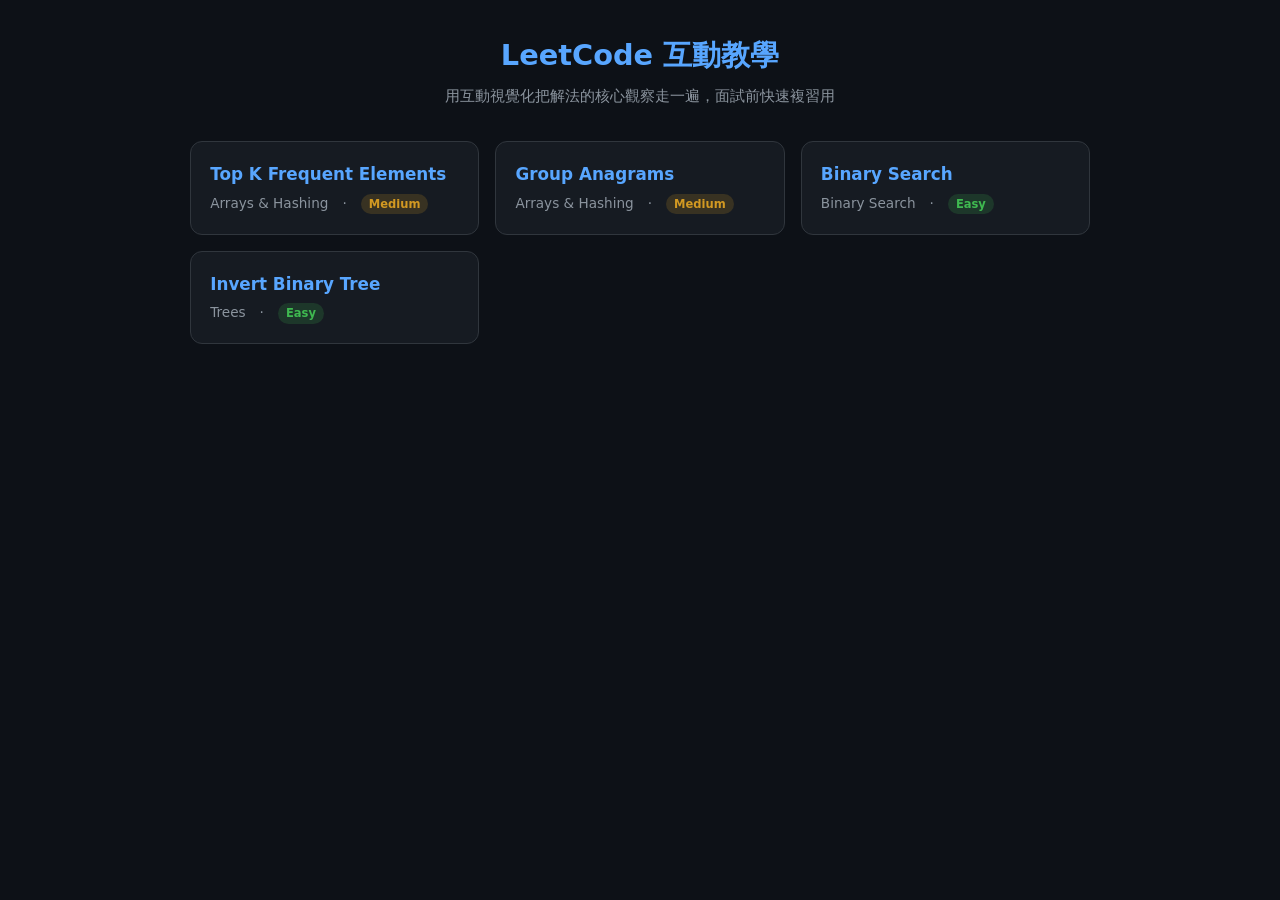
<file: index.html>
<!DOCTYPE html>
<html lang="zh-TW">
<head>
  <meta charset="UTF-8">
  <meta name="viewport" content="width=device-width, initial-scale=1.0">
  <title>LeetCode 互動教學</title>
  <link rel="stylesheet" href="css/tokens.css">
</head>
<body>
  <div class="container">
    <h1>LeetCode 互動教學</h1>
    <p class="subtitle">用互動視覺化把解法的核心觀察走一遍，面試前快速複習用</p>

    <div class="cards">
      <a class="card" href="tutorials/top-k-frequent.html">
        <div class="card-title">Top K Frequent Elements</div>
        <div class="card-meta">Arrays &amp; Hashing　·　<span class="badge medium">Medium</span></div>
      </a>
      <a class="card" href="tutorials/group-anagrams.html">
        <div class="card-title">Group Anagrams</div>
        <div class="card-meta">Arrays &amp; Hashing　·　<span class="badge medium">Medium</span></div>
      </a>
      <a class="card" href="tutorials/binary-search.html">
        <div class="card-title">Binary Search</div>
        <div class="card-meta">Binary Search　·　<span class="badge easy">Easy</span></div>
      </a>
      <a class="card" href="tutorials/invert-binary-tree.html">
        <div class="card-title">Invert Binary Tree</div>
        <div class="card-meta">Trees　·　<span class="badge easy">Easy</span></div>
      </a>
    </div>
  </div>
</body>
</html>
</file>
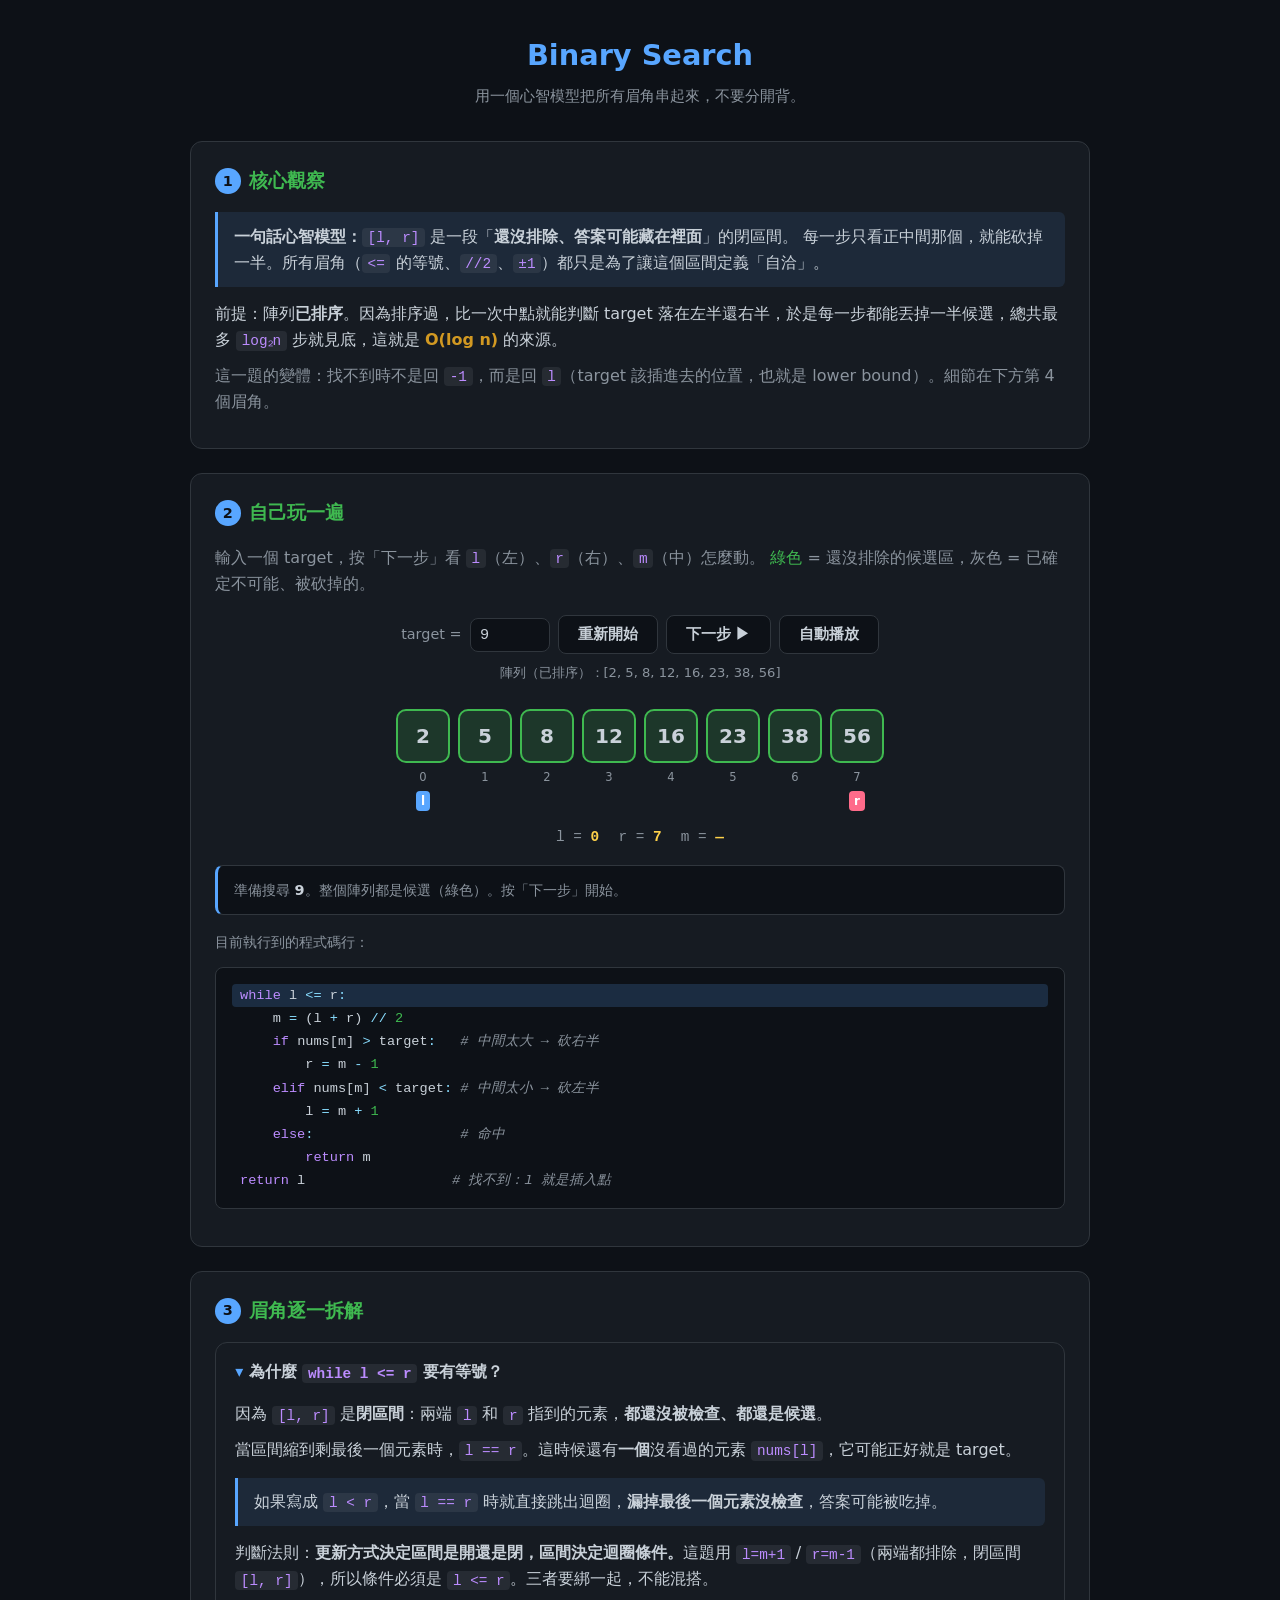
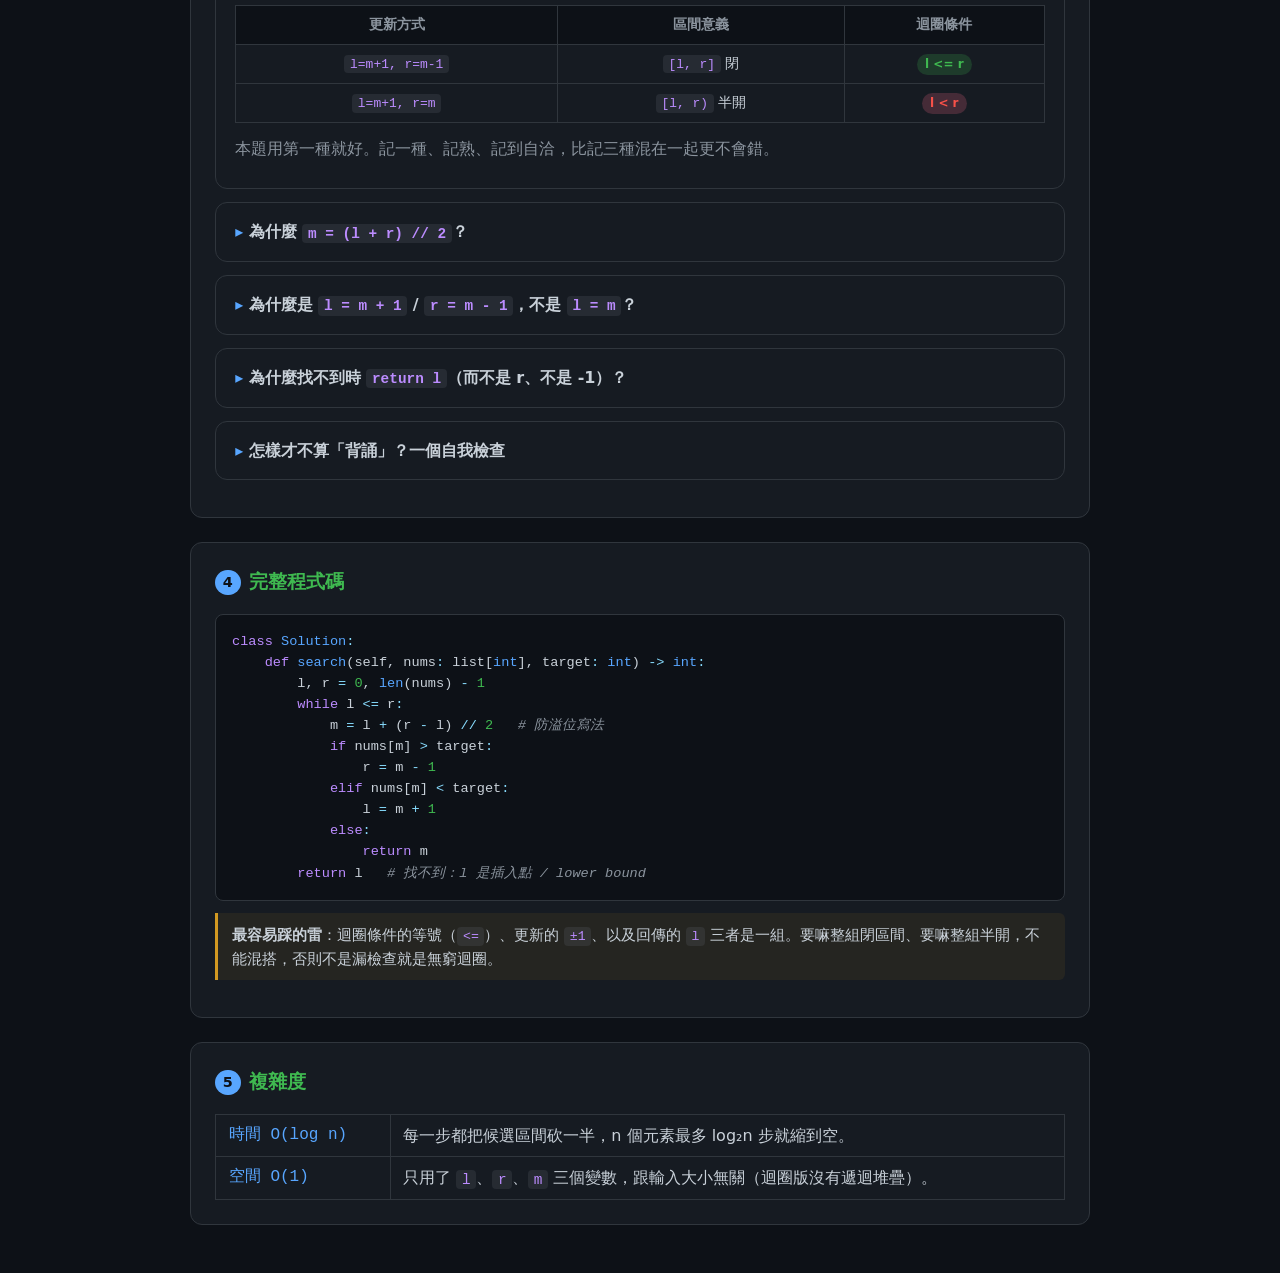
<file: tutorials/binary-search.html>
<!DOCTYPE html>
<html lang="zh-TW">
<head>
<meta charset="UTF-8">
<meta name="viewport" content="width=device-width, initial-scale=1.0">
<title>Binary Search 互動教學</title>
<link rel="stylesheet" href="../css/tokens.css">
<style>
  /* ===== 本題獨有：陣列視覺化 layout ===== */
  .array {
    display: flex; gap: 8px; justify-content: center;
    margin: 1.6rem 0 0.2rem; flex-wrap: wrap;
  }
  .cell-wrap { display: flex; flex-direction: column; align-items: center; }
  .cell {
    width: 54px; height: 54px; display: flex; align-items: center; justify-content: center;
    border-radius: 10px; font-size: 1.25rem; font-weight: 700;
    background: var(--panel2); border: 2px solid var(--border);
    transition: background .3s, border-color .3s, box-shadow .3s, opacity .3s;
  }
  .cell.alive { background: rgba(63, 185, 80, 0.18); border-color: var(--accent2); }
  .cell.dead  { background: rgba(139, 148, 158, 0.12); color: var(--muted); border-color: transparent; opacity: 0.45; }
  .cell.mid   { border-color: var(--ptr-m); box-shadow: 0 0 0 3px rgba(255, 210, 74, 0.3); }
  .cell.found { background: rgba(63, 185, 80, 0.32); border-color: var(--accent2); box-shadow: 0 0 14px rgba(63, 185, 80, 0.5); }
  .cell.new { animation: pop .3s ease; }
  .idx { font-size: 0.72rem; color: var(--muted); margin-top: 5px; }
  .badges { display: flex; gap: 3px; height: 20px; margin-top: 5px; justify-content: center; }

  .vars {
    display: flex; gap: 1.2rem; justify-content: center; flex-wrap: wrap;
    margin-top: 0.9rem; font-family: var(--mono); font-size: 0.9rem; color: var(--muted);
  }
  .vars b { color: var(--ptr-m); }

  @media (max-width: 600px) {
    .array { gap: 5px; }
    .cell { width: 40px; height: 40px; font-size: 1rem; border-radius: 8px; }
    .idx { font-size: 0.65rem; }
  }
</style>
</head>
<body>
<div class="container">
  <h1>Binary Search</h1>
  <p class="subtitle">用一個心智模型把所有眉角串起來，不要分開背。</p>

  <!-- ========== 1. 核心觀察 ========== -->
  <div class="section">
    <h2><span class="step-num">1</span>核心觀察</h2>
    <div class="key">
      <b>一句話心智模型：</b><code>[l, r]</code> 是一段「<b>還沒排除、答案可能藏在裡面</b>」的閉區間。
      每一步只看正中間那個，就能砍掉一半。所有眉角（<code>&lt;=</code> 的等號、<code>//2</code>、<code>±1</code>）都只是為了讓這個區間定義「自洽」。
    </div>
    <p>前提：陣列<b>已排序</b>。因為排序過，比一次中點就能判斷 target 落在左半還右半，於是每一步都能丟掉一半候選，總共最多 <code>log₂n</code> 步就見底，這就是 <span class="hl">O(log n)</span> 的來源。</p>
    <p class="muted">這一題的變體：找不到時不是回 <code>-1</code>，而是回 <code>l</code>（target 該插進去的位置，也就是 lower bound）。細節在下方第 4 個眉角。</p>
  </div>

  <!-- ========== 2. 互動視覺化 ========== -->
  <div class="section">
    <h2><span class="step-num">2</span>自己玩一遍</h2>
    <p class="muted">輸入一個 target，按「下一步」看 <code>l</code>（左）、<code>r</code>（右）、<code>m</code>（中）怎麼動。
    <span style="color:var(--accent2)">綠色</span> = 還沒排除的候選區，<span style="color:var(--muted)">灰色</span> = 已確定不可能、被砍掉的。</p>

    <div class="controls">
      <label for="target">target =</label>
      <input type="number" id="target" value="9">
      <button class="btn-reset" id="resetBtn">重新開始</button>
      <button class="btn ghost" id="stepBtn">下一步 ▶</button>
      <button class="btn ghost" id="autoBtn">自動播放</button>
    </div>
    <p class="muted" id="hint" style="text-align:center; font-size:0.82rem; margin:0.2rem 0 0;"></p>

    <div class="array" id="array"></div>
    <div class="vars" id="vars"></div>
    <div class="status" id="status"></div>

    <p class="phase-label">目前執行到的程式碼行：</p>
    <pre id="code"><span class="ln" data-line="1"><span class="kw">while</span> l <span class="op">&lt;=</span> r<span class="op">:</span></span><span class="ln" data-line="2">    m <span class="op">=</span> (l <span class="op">+</span> r) <span class="op">//</span> <span class="num">2</span></span><span class="ln" data-line="3">    <span class="kw">if</span> nums[m] <span class="op">&gt;</span> target<span class="op">:</span>   <span class="cm"># 中間太大 → 砍右半</span></span><span class="ln" data-line="4">        r <span class="op">=</span> m <span class="op">-</span> <span class="num">1</span></span><span class="ln" data-line="5">    <span class="kw">elif</span> nums[m] <span class="op">&lt;</span> target<span class="op">:</span> <span class="cm"># 中間太小 → 砍左半</span></span><span class="ln" data-line="6">        l <span class="op">=</span> m <span class="op">+</span> <span class="num">1</span></span><span class="ln" data-line="7">    <span class="kw">else</span><span class="op">:</span>                  <span class="cm"># 命中</span></span><span class="ln" data-line="8">        <span class="kw">return</span> m</span><span class="ln" data-line="9"><span class="kw">return</span> l                  <span class="cm"># 找不到：l 就是插入點</span></span></pre>
  </div>

  <!-- ========== 3. 眉角逐一拆解 ========== -->
  <div class="section">
    <h2><span class="step-num">3</span>眉角逐一拆解</h2>

    <details open>
      <summary>為什麼 <code>while l &lt;= r</code> 要有等號？</summary>
      <div class="body">
        <p>因為 <code>[l, r]</code> 是<b>閉區間</b>：兩端 <code>l</code> 和 <code>r</code> 指到的元素，<b>都還沒被檢查、都還是候選</b>。</p>
        <p>當區間縮到剩最後一個元素時，<code>l == r</code>。這時候還有<b>一個</b>沒看過的元素 <code>nums[l]</code>，它可能正好就是 target。</p>
        <div class="key">如果寫成 <code>l &lt; r</code>，當 <code>l == r</code> 時就直接跳出迴圈，<b>漏掉最後一個元素沒檢查</b>，答案可能被吃掉。</div>
        <p>判斷法則：<b>更新方式決定區間是開還是閉，區間決定迴圈條件。</b>這題用 <code>l=m+1</code> / <code>r=m-1</code>（兩端都排除，閉區間 <code>[l, r]</code>），所以條件必須是 <code>l &lt;= r</code>。三者要綁一起，不能混搭。</p>
        <table class="grid">
          <tr><th>更新方式</th><th>區間意義</th><th>迴圈條件</th></tr>
          <tr><td><code>l=m+1, r=m-1</code></td><td><code>[l, r]</code> 閉</td><td><span class="tag good">l &lt;= r</span></td></tr>
          <tr><td><code>l=m+1, r=m</code></td><td><code>[l, r)</code> 半開</td><td><span class="tag bad">l &lt; r</span></td></tr>
        </table>
        <p class="muted">本題用第一種就好。記一種、記熟、記到自洽，比記三種混在一起更不會錯。</p>
      </div>
    </details>

    <details>
      <summary>為什麼 <code>m = (l + r) // 2</code>？</summary>
      <div class="body">
        <p><b>取區間正中間</b>。看中間那個，不管結果是大是小，都能一次砍掉<b>一半</b>候選，這就是 <code>O(log n)</code> 的來源（n 個元素最多砍 log₂n 次就見底）。</p>
        <h3>為什麼用 <code>//</code>（整數除法）？</h3>
        <p>index 必須是整數。<code>(0 + 3) // 2 = 1</code>，自動<b>無條件捨去</b>。偶數個元素時會取到<b>偏左</b>的中點，沒關係，只要每次都砍掉一塊，遲早收斂。</p>
        <div class="note"><strong>Python 地雷：</strong><code>//</code> 是整數除法（往下取整），<code>/</code> 會得到浮點數，不能拿來當 index。JS 要用 <code>Math.floor((l + r) / 2)</code>。</div>
        <h3>面試加分：<code>l + (r - l) // 2</code></h3>
        <p>跟 <code>(l + r) // 2</code> 數學上等價，但避免 <code>l + r</code> 在超大陣列時<b>整數溢位（overflow）</b>。Python 整數無上限不會溢位，但 Java／C++ 會。面試時講得出這點會加分。</p>
        <div class="key">重點：<code>//2</code> 不是魔法，就是「砍半」這個動作的實作。每一步丟掉一半 = log 級別的速度。</div>
      </div>
    </details>

    <details>
      <summary>為什麼是 <code>l = m + 1</code> / <code>r = m - 1</code>，不是 <code>l = m</code>？</summary>
      <div class="body">
        <p>因為 <code>nums[m]</code> 這一格<b>剛剛已經比較過了</b>。既然它不等於 target（等於的話早就 <code>return m</code> 了），就沒理由把它留在候選區，直接從 <code>m+1</code> 或 <code>m-1</code> 繼續。</p>
        <div class="note"><strong>致命 bug：</strong>如果寫成 <code>l = m</code>（不 +1），當區間剩兩格、中點算出來剛好等於 <code>l</code> 時，<code>l</code> 永遠不動，變成<b>無窮迴圈</b>。<code>+1</code> 保證每一步區間一定變小。</div>
        <p>這也呼應第一個眉角：<b>「把 m 排除掉」</b>正是讓區間維持閉區間 <code>[l, r]</code> 的原因，所以條件才用 <code>&lt;=</code>。眉角全部連動。</p>
      </div>
    </details>

    <details>
      <summary>為什麼找不到時 <code>return l</code>（而不是 r、不是 -1）？</summary>
      <div class="body">
        <p>每一步都在維持一個<b>不變量（invariant）</b>：</p>
        <table class="grid">
          <tr><th>位置</th><th>已確定的性質</th></tr>
          <tr><td>所有 index <code>&lt; l</code></td><td>元素都<b>比 target 小</b></td></tr>
          <tr><td>所有 index <code>&gt; r</code></td><td>元素都<b>比 target 大</b></td></tr>
        </table>
        <p>當 <code>l &gt; r</code>、迴圈結束，中間「沒判定」的區間消失，左邊全部 &lt; target、右邊全部 &gt; target。<code>l</code> 剛好卡在分界線上 = <b>第一個「不小於 target」的位置</b>，這正是 target 該插進去的 index。</p>
        <div class="key">普通「找不到回 <code>-1</code>」的 binary search，這題只改最後一行成 <code>return l</code>。因為 <code>l</code> 會自然收斂到 <b>lower bound（第一個 ≥ target 的位置）</b>。</div>
        <p>用上面的互動，輸入一個陣列裡<b>沒有</b>的數（例如 7、0、100），跑到結束，看 <code>l</code> 停在哪，它每次都會落在正確的插入點。</p>
      </div>
    </details>

    <details>
      <summary>怎樣才不算「背誦」？一個自我檢查</summary>
      <div class="body">
        <p>能回答這四題，就代表你是<b>推導</b>而非背：</p>
        <ol>
          <li>如果把 <code>r</code> 初始化成 <code>len(nums)</code>（而非 <code>len(nums)-1</code>），其他要跟著改什麼？<br><span class="muted">答：區間變半開 <code>[l, r)</code>，條件改 <code>l &lt; r</code>，<code>r = m</code> 不減 1。</span></li>
          <li><code>l = m</code> 為什麼會無窮迴圈？<br><span class="muted">答：中點偏左，<code>l</code> 不動。</span></li>
          <li>為什麼能保證 <code>O(log n)</code>？<br><span class="muted">答：每步砍一半。</span></li>
          <li>找不到時 <code>l</code> 的物理意義是什麼？<br><span class="muted">答：第一個 ≥ target 的位置。</span></li>
        </ol>
        <p class="muted">把「條件、初始值、更新、回傳」當成一組會互相牽動的齒輪，而不是四句咒語，這就是脫離背誦的關鍵。</p>
      </div>
    </details>
  </div>

  <!-- ========== 4. 完整程式碼 ========== -->
  <div class="section">
    <h2><span class="step-num">4</span>完整程式碼</h2>
    <pre><span class="kw">class</span> <span class="fn">Solution</span><span class="op">:</span>
    <span class="kw">def</span> <span class="fn">search</span>(self, nums<span class="op">:</span> list[<span class="fn">int</span>], target<span class="op">:</span> <span class="fn">int</span>) <span class="op">-&gt;</span> <span class="fn">int</span><span class="op">:</span>
        l, r <span class="op">=</span> <span class="num">0</span>, <span class="fn">len</span>(nums) <span class="op">-</span> <span class="num">1</span>
        <span class="kw">while</span> l <span class="op">&lt;=</span> r<span class="op">:</span>
            m <span class="op">=</span> l <span class="op">+</span> (r <span class="op">-</span> l) <span class="op">//</span> <span class="num">2</span>   <span class="cm"># 防溢位寫法</span>
            <span class="kw">if</span> nums[m] <span class="op">&gt;</span> target<span class="op">:</span>
                r <span class="op">=</span> m <span class="op">-</span> <span class="num">1</span>
            <span class="kw">elif</span> nums[m] <span class="op">&lt;</span> target<span class="op">:</span>
                l <span class="op">=</span> m <span class="op">+</span> <span class="num">1</span>
            <span class="kw">else</span><span class="op">:</span>
                <span class="kw">return</span> m
        <span class="kw">return</span> l   <span class="cm"># 找不到：l 是插入點 / lower bound</span></pre>
    <div class="note"><strong>最容易踩的雷</strong>：迴圈條件的等號（<code>&lt;=</code>）、更新的 <code>±1</code>、以及回傳的 <code>l</code> 三者是一組。要嘛整組閉區間、要嘛整組半開，不能混搭，否則不是漏檢查就是無窮迴圈。</div>
  </div>

  <!-- ========== 5. 複雜度 ========== -->
  <div class="section">
    <h2><span class="step-num">5</span>複雜度</h2>
    <table class="cx">
      <tr><td>時間 O(log n)</td><td>每一步都把候選區間砍一半，n 個元素最多 log₂n 步就縮到空。</td></tr>
      <tr><td>空間 O(1)</td><td>只用了 <code>l</code>、<code>r</code>、<code>m</code> 三個變數，跟輸入大小無關（迴圈版沒有遞迴堆疊）。</td></tr>
    </table>
  </div>
</div>

<script>
const ARR = [2, 5, 8, 12, 16, 23, 38, 56];
let state = null;
let timer = null;

const $ = (id) => document.getElementById(id);

function initState(target) {
  return { l: 0, r: ARR.length - 1, m: null, target, phase: 'mid', done: false, result: null, line: 1 };
}

function render(animateMid) {
  const { l, r, m, done, result } = state;
  const arrEl = $('array');
  arrEl.innerHTML = '';

  ARR.forEach((v, i) => {
    const wrap = document.createElement('div');
    wrap.className = 'cell-wrap';

    const cell = document.createElement('div');
    cell.className = 'cell';
    if (done && result !== null && i === result && ARR[i] === state.target) {
      cell.classList.add('found');
    } else if (i >= l && i <= r) {
      cell.classList.add('alive');
      if (i === m && !done) {
        cell.classList.add('mid');
        if (animateMid) cell.classList.add('new');
      }
    } else {
      cell.classList.add('dead');
    }
    cell.textContent = v;

    const idx = document.createElement('div');
    idx.className = 'idx';
    idx.textContent = i;

    const badges = document.createElement('div');
    badges.className = 'badges';
    if (i === l && !done || (i === l && done)) {
      const b = document.createElement('span'); b.className = 'ptr l'; b.textContent = 'l'; badges.appendChild(b);
    }
    if (i === r) {
      const b = document.createElement('span'); b.className = 'ptr r'; b.textContent = 'r'; badges.appendChild(b);
    }
    if (i === m && !done) {
      const b = document.createElement('span'); b.className = 'ptr m'; b.textContent = 'm'; badges.appendChild(b);
    }

    wrap.appendChild(cell);
    wrap.appendChild(idx);
    wrap.appendChild(badges);
    arrEl.appendChild(wrap);
  });

  $('vars').innerHTML =
    `<span>l = <b>${l}</b></span>` +
    `<span>r = <b>${r}</b></span>` +
    `<span>m = <b>${m === null ? '—' : m}</b></span>`;

  document.querySelectorAll('.ln').forEach((el) => el.classList.remove('active'));
  const active = document.querySelector(`.ln[data-line="${state.line}"]`);
  if (active) active.classList.add('active');
}

function setStatus(txt, cls) {
  const s = $('status');
  s.className = 'status' + (cls ? ' ' + cls : '');
  s.innerHTML = txt;
}

function finish() {
  $('stepBtn').disabled = true;
  $('autoBtn').disabled = true;
  stopAuto();
}

function step() {
  if (!state || state.done) return;
  const { target } = state;

  if (state.phase === 'mid') {
    if (state.l > state.r) {
      state.done = true;
      state.result = state.l;
      state.line = 9;
      const inRange = state.l < ARR.length;
      setStatus(
        `迴圈結束：<b>l (${state.l}) &gt; r (${state.r})</b>，沒找到 ${target}。<br>` +
        `<code>l = ${state.l}</code> 就是插入點，<b>return ${state.l}</b>。` +
        (inRange ? `（插在 ${ARR[state.l]} 前面）` : `（插在陣列最尾巴）`),
        'done'
      );
      finish();
      render();
      return;
    }
    state.m = Math.floor((state.l + state.r) / 2);
    state.line = 2;
    state.phase = 'compare';
    setStatus(
      `算中點：<code>m = (${state.l} + ${state.r}) // 2 = ${state.m}</code>。` +
      `比較 <code>nums[${state.m}] = ${ARR[state.m]}</code> 和 target <code>${target}</code>。`
    );
    render(true);
    return;
  }

  // phase === 'compare'
  const mv = ARR[state.m];
  if (mv > target) {
    state.line = 4;
    setStatus(
      `<code>nums[${state.m}] = ${mv} &gt; ${target}</code>，中間太大。<br>` +
      `target 只可能在<b>左半</b>，砍掉 m 及右邊：<code>r = ${state.m} - 1 = ${state.m - 1}</code>。`
    );
    state.r = state.m - 1;
    state.m = null;
    state.phase = 'mid';
    render();
  } else if (mv < target) {
    state.line = 6;
    setStatus(
      `<code>nums[${state.m}] = ${mv} &lt; ${target}</code>，中間太小。<br>` +
      `target 只可能在<b>右半</b>，砍掉 m 及左邊：<code>l = ${state.m} + 1 = ${state.m + 1}</code>。`
    );
    state.l = state.m + 1;
    state.m = null;
    state.phase = 'mid';
    render();
  } else {
    state.line = 8;
    state.done = true;
    state.result = state.m;
    setStatus(`<code>nums[${state.m}] = ${mv} == ${target}</code>，<b>命中！return ${state.m}</b>`, 'found');
    finish();
    render();
  }
}

function stopAuto() {
  if (timer) { clearInterval(timer); timer = null; }
  $('autoBtn').textContent = '自動播放';
}

function toggleAuto() {
  if (timer) { stopAuto(); return; }
  if (!state || state.done) return;
  $('autoBtn').textContent = '暫停 ❚❚';
  timer = setInterval(() => {
    if (!state || state.done) { stopAuto(); return; }
    step();
  }, 900);
}

function reset() {
  stopAuto();
  const t = parseInt($('target').value, 10);
  state = initState(Number.isNaN(t) ? 9 : t);
  $('stepBtn').disabled = false;
  $('autoBtn').disabled = false;
  $('hint').textContent = `陣列（已排序）：[${ARR.join(', ')}]`;
  setStatus(`準備搜尋 <b>${state.target}</b>。整個陣列都是候選（綠色）。按「下一步」開始。`);
  render();
}

$('resetBtn').addEventListener('click', reset);
$('stepBtn').addEventListener('click', step);
$('autoBtn').addEventListener('click', toggleAuto);
$('target').addEventListener('keydown', (e) => { if (e.key === 'Enter') reset(); });

reset();
</script>
</body>
</html>
</file>
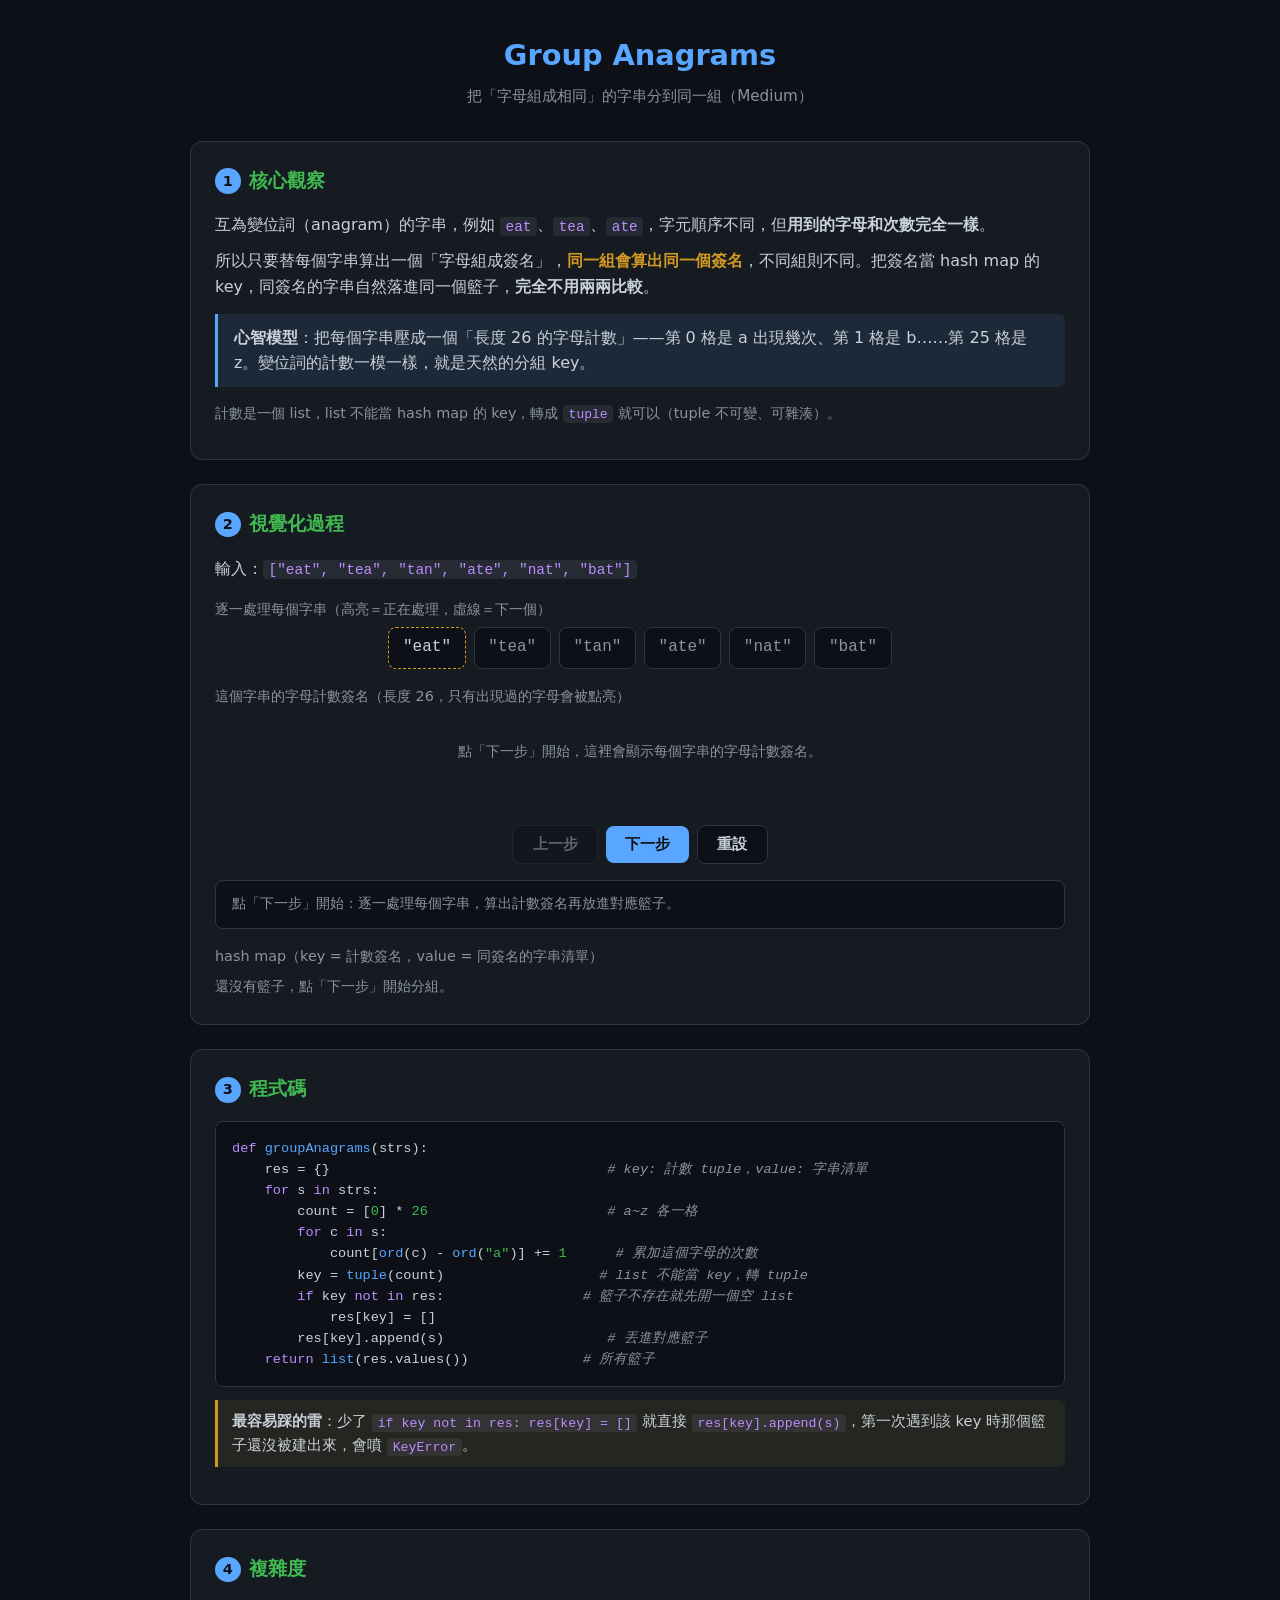
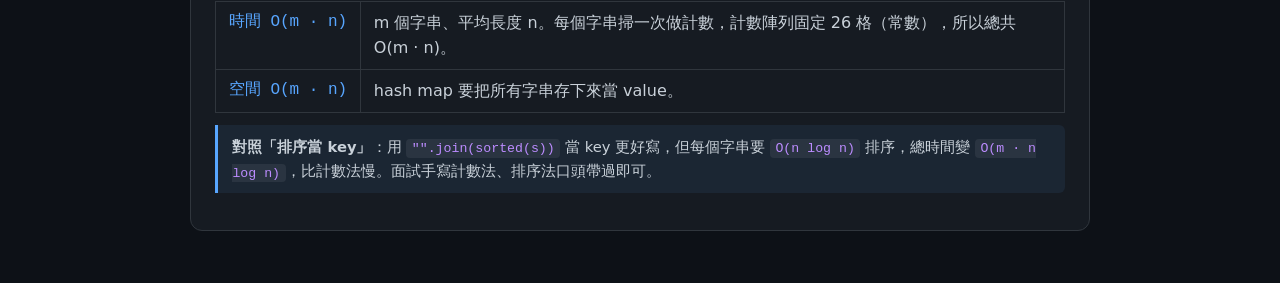
<file: tutorials/group-anagrams.html>
<!DOCTYPE html>
<html lang="zh-TW">
<head>
<meta charset="UTF-8">
<meta name="viewport" content="width=device-width, initial-scale=1.0">
<title>Group Anagrams 互動教學</title>
<link rel="stylesheet" href="../css/tokens.css">
<style>
  /* ===== 本題獨有的視覺化 layout（顏色一律走 var(--token)）===== */

  /* 輸入字串磚塊 */
  .words-row {
    display: flex; gap: 8px; flex-wrap: wrap;
    justify-content: center; margin: 0.4rem 0 0.2rem;
  }
  .word {
    padding: 0.45rem 0.85rem; border: 1px solid var(--border);
    border-radius: 8px; font-family: var(--mono); font-size: 1rem;
    background: var(--panel2); transition: transform 0.25s, border-color 0.25s, opacity 0.25s;
  }
  .word.pending { color: var(--muted); }
  .word.next   { border-style: dashed; border-color: var(--warn); color: var(--text); }
  .word.active { border-color: var(--bc); color: var(--text); transform: translateY(-4px);
                 box-shadow: 0 0 0 1px var(--bc), 0 6px 14px rgba(0,0,0,0.35); }
  .word.done   { opacity: 0.4; }

  /* 字母計數簽名（長度 26） */
  .sig-panel { min-height: 5.5rem; margin: 0.6rem 0 0.2rem; }
  .sig-caption { color: var(--muted); font-size: 0.85rem; margin-bottom: 0.5rem; text-align: center; }
  .sig-caption b { color: var(--text); }
  .sig-strip {
    display: flex; gap: 3px; flex-wrap: wrap; justify-content: center;
  }
  .sig-cell {
    display: flex; flex-direction: column; align-items: center;
    border: 1px solid var(--border); border-radius: 5px;
    min-width: 22px; padding: 2px 1px; font-family: var(--mono);
    font-size: 0.72rem; line-height: 1.25; background: var(--panel2);
  }
  .sig-cell .ltr { color: var(--muted); }
  .sig-cell .cnt { color: var(--muted); }
  .sig-cell.on {
    background: rgba(88, 166, 255, 0.12);
    border-color: var(--bc); animation: pop 0.3s ease;
  }
  .sig-cell.on .ltr { color: var(--text); }
  .sig-cell.on .cnt { color: var(--bc); font-weight: bold; }
  .sig-key {
    text-align: center; margin-top: 0.7rem;
    font-family: var(--mono); font-size: 0.95rem; color: var(--text);
  }
  .sig-key b { color: var(--bc); }
  .sig-placeholder { text-align: center; color: var(--muted); font-size: 0.9rem; padding: 1.4rem 0; }

  /* hash map 籃子 */
  .buckets { display: flex; flex-direction: column; gap: 10px; margin: 0.4rem 0 0.2rem; }
  .buckets:empty::after {
    content: "還沒有籃子，點「下一步」開始分組。";
    color: var(--muted); font-size: 0.88rem;
  }
  .bucket {
    display: flex; align-items: center; gap: 10px; flex-wrap: wrap;
    border: 1px solid var(--border); border-left: 4px solid var(--bc);
    border-radius: 8px; padding: 0.55rem 0.8rem; animation: pop 0.3s ease;
    transition: background 0.25s;
  }
  .bucket.flash { background: rgba(88, 166, 255, 0.08); }
  .bucket-key {
    font-family: var(--mono); font-size: 0.8rem; color: var(--muted);
    white-space: nowrap; padding-right: 10px; border-right: 1px solid var(--border);
  }
  .bucket-key b { color: var(--bc); }
  .bucket-items { display: flex; gap: 6px; flex-wrap: wrap; }
  .chip {
    padding: 0.28rem 0.55rem; border-radius: 6px; font-family: var(--mono);
    font-size: 0.9rem; background: rgba(110, 118, 129, 0.14);
    border: 1px solid var(--bc); color: var(--text);
  }
  .chip.just { animation: pop 0.3s ease; }
</style>
</head>
<body>
<div class="container">

  <h1>Group Anagrams</h1>
  <p class="subtitle">把「字母組成相同」的字串分到同一組（Medium）</p>

  <!-- 1. 核心觀察 -->
  <div class="section">
    <h2><span class="step-num">1</span>核心觀察</h2>
    <p>互為變位詞（anagram）的字串，例如 <code>eat</code>、<code>tea</code>、<code>ate</code>，字元順序不同，但<strong>用到的字母和次數完全一樣</strong>。</p>
    <p>所以只要替每個字串算出一個「字母組成簽名」，<span class="hl">同一組會算出同一個簽名</span>，不同組則不同。把簽名當 hash map 的 key，同簽名的字串自然落進同一個籃子，<strong>完全不用兩兩比較</strong>。</p>

    <div class="key">
      <strong>心智模型</strong>：把每個字串壓成一個「長度 26 的字母計數」——第 0 格是 a 出現幾次、第 1 格是 b……第 25 格是 z。變位詞的計數一模一樣，就是天然的分組 key。
    </div>

    <p class="muted" style="font-size:0.9rem">計數是一個 list，list 不能當 hash map 的 key，轉成 <code>tuple</code> 就可以（tuple 不可變、可雜湊）。</p>
  </div>

  <!-- 2. 視覺化過程 -->
  <div class="section">
    <h2><span class="step-num">2</span>視覺化過程</h2>
    <p>輸入：<code class="mono">["eat", "tea", "tan", "ate", "nat", "bat"]</code></p>

    <p class="phase-label">逐一處理每個字串（高亮＝正在處理，虛線＝下一個）</p>
    <div class="words-row" id="wordsRow"></div>

    <p class="phase-label">這個字串的字母計數簽名（長度 26，只有出現過的字母會被點亮）</p>
    <div class="sig-panel" id="sigPanel"></div>

    <div class="controls">
      <button class="btn ghost" id="prevBtn">上一步</button>
      <button class="btn" id="nextBtn">下一步</button>
      <button class="btn-reset" id="resetBtn">重設</button>
    </div>

    <div class="log" id="log"></div>

    <p class="phase-label">hash map（key = 計數簽名，value = 同簽名的字串清單）</p>
    <div class="buckets" id="buckets"></div>
  </div>

  <!-- 3. 程式碼 -->
  <div class="section">
    <h2><span class="step-num">3</span>程式碼</h2>
<pre><span class="kw">def</span> <span class="fn">groupAnagrams</span>(strs):
    res = {}                                  <span class="cm"># key: 計數 tuple，value: 字串清單</span>
    <span class="kw">for</span> s <span class="kw">in</span> strs:
        count = [<span class="num">0</span>] * <span class="num">26</span>                      <span class="cm"># a~z 各一格</span>
        <span class="kw">for</span> c <span class="kw">in</span> s:
            count[<span class="fn">ord</span>(c) - <span class="fn">ord</span>(<span class="str">"a"</span>)] += <span class="num">1</span>      <span class="cm"># 累加這個字母的次數</span>
        key = <span class="fn">tuple</span>(count)                   <span class="cm"># list 不能當 key，轉 tuple</span>
        <span class="kw">if</span> key <span class="kw">not in</span> res:                 <span class="cm"># 籃子不存在就先開一個空 list</span>
            res[key] = []
        res[key].append(s)                    <span class="cm"># 丟進對應籃子</span>
    <span class="kw">return</span> <span class="fn">list</span>(res.values())              <span class="cm"># 所有籃子</span>
</pre>
    <div class="note"><strong>最容易踩的雷</strong>：少了 <code>if key not in res: res[key] = []</code> 就直接 <code>res[key].append(s)</code>，第一次遇到該 key 時那個籃子還沒被建出來，會噴 <code>KeyError</code>。</div>
  </div>

  <!-- 4. 複雜度 -->
  <div class="section">
    <h2><span class="step-num">4</span>複雜度</h2>
    <table class="cx">
      <tr><td>時間 O(m · n)</td><td>m 個字串、平均長度 n。每個字串掃一次做計數，計數陣列固定 26 格（常數），所以總共 O(m · n)。</td></tr>
      <tr><td>空間 O(m · n)</td><td>hash map 要把所有字串存下來當 value。</td></tr>
    </table>
    <div class="note" style="border-left-color:var(--accent); background:rgba(88,166,255,0.08)">
      <strong>對照「排序當 key」</strong>：用 <code>"".join(sorted(s))</code> 當 key 更好寫，但每個字串要 <code>O(n log n)</code> 排序，總時間變 <code>O(m · n log n)</code>，比計數法慢。面試手寫計數法、排序法口頭帶過即可。
    </div>
  </div>

</div>

<script>
  "use strict";
  const strs = ["eat", "tea", "tan", "ate", "nat", "bat"];
  const A = "a".charCodeAt(0);
  // 籃子配色（一律走 token），簽名點亮色 = 該字串會落進的籃子色
  const palette = ["var(--accent)", "var(--warn)", "var(--purple)", "var(--ptr-r)", "var(--accent2)", "var(--ptr-m)"];

  // 全部狀態只由 idx（已處理的字串數，0..strs.length）決定，
  // prev / next / reset 都靠 render(idx) 重建，狀態機不會漂移。
  let idx = 0;

  const wordsRow = document.getElementById("wordsRow");
  const sigPanel = document.getElementById("sigPanel");
  const bucketsEl = document.getElementById("buckets");
  const logEl = document.getElementById("log");
  const prevBtn = document.getElementById("prevBtn");
  const nextBtn = document.getElementById("nextBtn");
  const resetBtn = document.getElementById("resetBtn");

  function countOf(s) {
    const c = new Array(26).fill(0);
    for (const ch of s) c[ch.charCodeAt(0) - A]++;
    return c;
  }
  // 計數轉成可讀 key，例如 a1e1t1
  function keyStr(count) {
    let k = "";
    for (let i = 0; i < 26; i++) if (count[i] > 0) k += String.fromCharCode(A + i) + count[i];
    return k;
  }
  // 處理前 n 個字串，回傳籃子與其出現順序
  function computeState(n) {
    const res = {}, order = [];
    for (let i = 0; i < n; i++) {
      const k = keyStr(countOf(strs[i]));
      if (!(k in res)) { res[k] = []; order.push(k); }
      res[k].push(strs[i]);
    }
    return { res, order };
  }
  function colorFor(order, k) {
    const i = order.indexOf(k);
    return palette[((i % palette.length) + palette.length) % palette.length];
  }

  function renderWords(order) {
    wordsRow.innerHTML = "";
    strs.forEach((s, i) => {
      const d = document.createElement("div");
      let cls = "word";
      if (i === idx - 1) {
        cls += " active";
        d.style.setProperty("--bc", colorFor(order, keyStr(countOf(s))));
      } else if (i < idx) {
        cls += " done";
      } else if (i === idx) {
        cls += " next";
      } else {
        cls += " pending";
      }
      d.className = cls;
      d.textContent = '"' + s + '"';
      wordsRow.appendChild(d);
    });
  }

  function renderSig(order) {
    if (idx === 0) {
      sigPanel.innerHTML = '<div class="sig-placeholder">點「下一步」開始，這裡會顯示每個字串的字母計數簽名。</div>';
      return;
    }
    const s = strs[idx - 1];
    const count = countOf(s);
    const k = keyStr(count);
    const bc = colorFor(order, k);
    let cells = "";
    for (let i = 0; i < 26; i++) {
      const on = count[i] > 0;
      const letter = String.fromCharCode(A + i);
      cells +=
        '<div class="sig-cell' + (on ? " on" : "") + '"' + (on ? ' style="--bc:' + bc + '"' : "") + ">" +
        '<span class="ltr">' + letter + "</span>" +
        '<span class="cnt">' + count[i] + "</span></div>";
    }
    sigPanel.innerHTML =
      '<div class="sig-caption">"' + s + '" → 逐字母數出現次數</div>' +
      '<div class="sig-strip">' + cells + "</div>" +
      '<div class="sig-key" style="--bc:' + bc + '">key = (<b>' + k + "</b>)</div>";
  }

  function renderBuckets(order, res, flashKey) {
    bucketsEl.innerHTML = "";
    order.forEach(k => {
      const bc = colorFor(order, k);
      const b = document.createElement("div");
      b.className = "bucket" + (k === flashKey ? " flash" : "");
      b.style.setProperty("--bc", bc);
      const chips = res[k]
        .map((w, i) => {
          const isJust = k === flashKey && i === res[k].length - 1;
          return '<span class="chip' + (isJust ? " just" : "") + '">"' + w + '"</span>';
        })
        .join("");
      b.innerHTML = '<span class="bucket-key">key=<b>' + k + "</b></span>" +
                    '<span class="bucket-items">' + chips + "</span>";
      bucketsEl.appendChild(b);
    });
  }

  function renderLog(order, res) {
    if (idx === 0) {
      logEl.innerHTML = "點「下一步」開始：逐一處理每個字串，算出計數簽名再放進對應籃子。";
      return;
    }
    const s = strs[idx - 1];
    const k = keyStr(countOf(s));
    const isNew = res[k].length === 1; // 這個籃子剛被建出來
    let msg;
    if (isNew) {
      msg = '處理 <span class="new">"' + s + '"</span> → 計數 (' + k + ') <span class="new">第一次出現，新開一個籃子</span>';
    } else {
      msg = '處理 <span class="ok">"' + s + '"</span> → 計數 (' + k + ') 已存在，<span class="ok">丟進同一籃</span>';
    }
    if (idx >= strs.length) {
      msg += '　|　全部處理完，回傳 <span class="ok">' + order.length + "</span> 組。";
    }
    logEl.innerHTML = msg;
  }

  function render() {
    const { res, order } = computeState(idx);
    const flashKey = idx > 0 ? keyStr(countOf(strs[idx - 1])) : null;

    renderWords(order);
    renderSig(order);
    renderBuckets(order, res, flashKey);
    renderLog(order, res);

    prevBtn.disabled = idx === 0;
    nextBtn.disabled = idx >= strs.length;
    nextBtn.textContent = idx >= strs.length ? "完成" : "下一步";
  }

  nextBtn.addEventListener("click", () => { if (idx < strs.length) { idx++; render(); } });
  prevBtn.addEventListener("click", () => { if (idx > 0) { idx--; render(); } });
  resetBtn.addEventListener("click", () => { idx = 0; render(); });

  render();
</script>
</body>
</html>
</file>
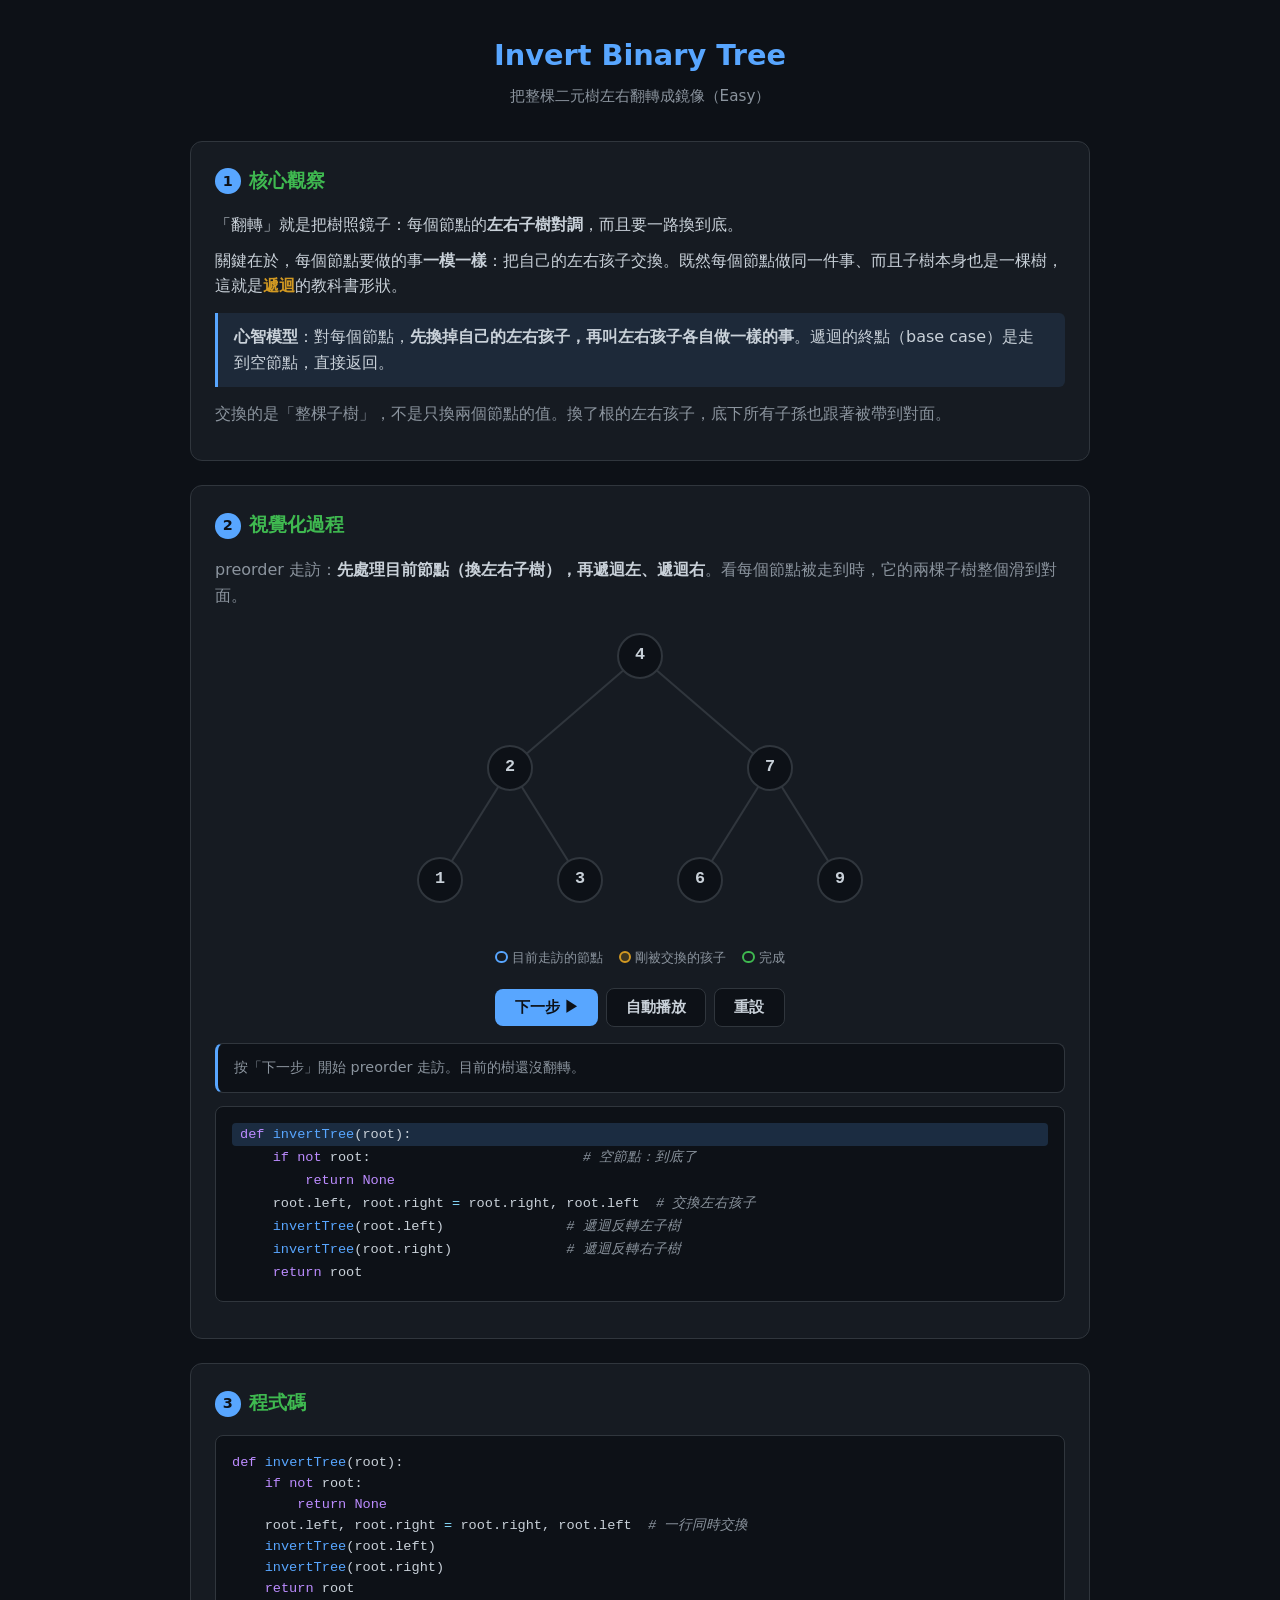
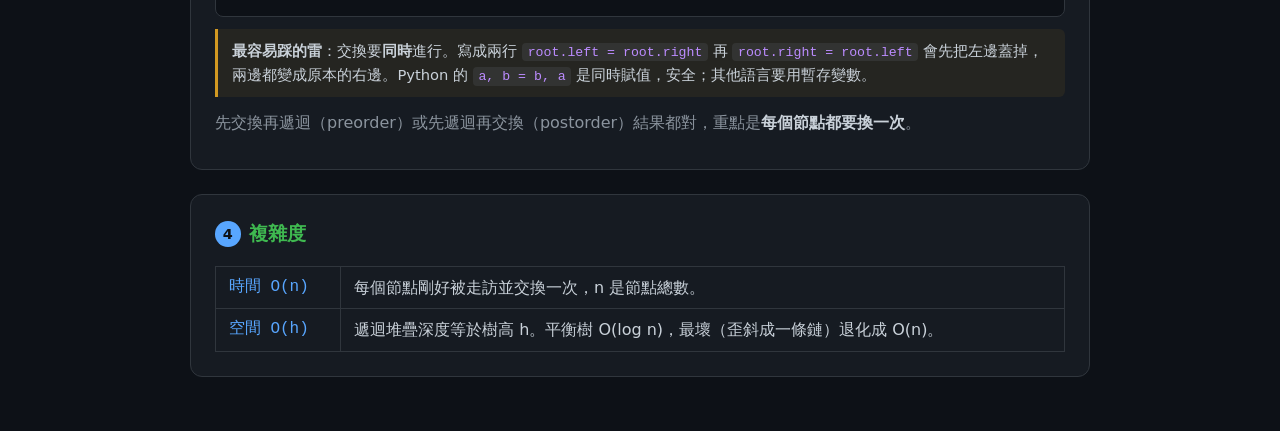
<file: tutorials/invert-binary-tree.html>
<!DOCTYPE html>
<html lang="zh-TW">
<head>
<meta charset="UTF-8">
<meta name="viewport" content="width=device-width, initial-scale=1.0">
<title>Invert Binary Tree 互動教學</title>
<link rel="stylesheet" href="../css/tokens.css">
<style>
  /* ===== 本題獨有的視覺化 layout（顏色一律走 var(--token)）===== */

  /* 樹的舞台：固定尺寸，窄螢幕可橫向捲動 */
  .tree-wrap { overflow-x: auto; margin: 0.6rem 0; }
  .tree-stage {
    position: relative; width: 560px; height: 320px; margin: 0 auto;
  }
  /* 連線（固定，畫一次）*/
  .edges { position: absolute; inset: 0; z-index: 1; pointer-events: none; }
  .edges line { stroke: var(--border); stroke-width: 2; }

  /* 節點：在槽位間滑動 */
  .tnode {
    position: absolute; width: 46px; height: 46px; border-radius: 50%;
    display: flex; align-items: center; justify-content: center;
    font-family: var(--mono); font-weight: 700; font-size: 1.05rem;
    background: var(--panel2); border: 2px solid var(--border); color: var(--text);
    z-index: 2;
    transition: left 0.5s ease, top 0.5s ease,
                border-color 0.25s, box-shadow 0.25s, background 0.25s, color 0.25s;
  }
  .tnode.current {
    border-color: var(--accent); color: var(--text);
    box-shadow: 0 0 0 3px rgba(88, 166, 255, 0.3);
  }
  .tnode.swap { border-color: var(--warn); background: rgba(210, 153, 34, 0.22); }
  .tnode.done { border-color: var(--accent2); }

  /* 樹旁的小圖例 */
  .legend { display: flex; gap: 1rem; flex-wrap: wrap; justify-content: center;
            color: var(--muted); font-size: 0.82rem; margin-top: 0.2rem; }
  .legend .dot { display: inline-block; width: 0.8rem; height: 0.8rem; border-radius: 50%;
                 vertical-align: -1px; margin-right: 4px; border: 2px solid; }
  .legend .d-cur { border-color: var(--accent); }
  .legend .d-swap { border-color: var(--warn); background: rgba(210, 153, 34, 0.22); }
  .legend .d-done { border-color: var(--accent2); }
</style>
</head>
<body>
<div class="container">

  <h1>Invert Binary Tree</h1>
  <p class="subtitle">把整棵二元樹左右翻轉成鏡像（Easy）</p>

  <!-- 1. 核心觀察 -->
  <div class="section">
    <h2><span class="step-num">1</span>核心觀察</h2>
    <p>「翻轉」就是把樹照鏡子：每個節點的<strong>左右子樹對調</strong>，而且要一路換到底。</p>
    <p>關鍵在於，每個節點要做的事<strong>一模一樣</strong>：把自己的左右孩子交換。既然每個節點做同一件事、而且子樹本身也是一棵樹，這就是<span class="hl">遞迴</span>的教科書形狀。</p>
    <div class="key">
      <strong>心智模型</strong>：對每個節點，<b>先換掉自己的左右孩子，再叫左右孩子各自做一樣的事</b>。遞迴的終點（base case）是走到空節點，直接返回。
    </div>
    <p class="muted">交換的是「整棵子樹」，不是只換兩個節點的值。換了根的左右孩子，底下所有子孫也跟著被帶到對面。</p>
  </div>

  <!-- 2. 視覺化 -->
  <div class="section">
    <h2><span class="step-num">2</span>視覺化過程</h2>
    <p class="muted" style="margin-bottom:0.2rem">preorder 走訪：<b>先處理目前節點（換左右子樹），再遞迴左、遞迴右</b>。看每個節點被走到時，它的兩棵子樹整個滑到對面。</p>

    <div class="tree-wrap">
      <div class="tree-stage" id="stage">
        <svg class="edges" id="edges" width="560" height="320" viewBox="0 0 560 320"></svg>
      </div>
    </div>
    <div class="legend">
      <span><span class="dot d-cur"></span>目前走訪的節點</span>
      <span><span class="dot d-swap"></span>剛被交換的孩子</span>
      <span><span class="dot d-done"></span>完成</span>
    </div>

    <div class="controls">
      <button class="btn" id="stepBtn">下一步 ▶</button>
      <button class="btn ghost" id="autoBtn">自動播放</button>
      <button class="btn-reset" id="resetBtn">重設</button>
    </div>

    <div class="status" id="status">按「下一步」開始 preorder 走訪。目前的樹還沒翻轉。</div>

    <pre class="code" id="code"><span class="ln" data-line="1"><span class="kw">def</span> <span class="fn">invertTree</span>(root):</span><span class="ln" data-line="2">    <span class="kw">if</span> <span class="kw">not</span> root:                          <span class="cm"># 空節點：到底了</span></span><span class="ln" data-line="3">        <span class="kw">return</span> <span class="kw">None</span></span><span class="ln" data-line="4">    root.left, root.right <span class="op">=</span> root.right, root.left  <span class="cm"># 交換左右孩子</span></span><span class="ln" data-line="5">    <span class="fn">invertTree</span>(root.left)               <span class="cm"># 遞迴反轉左子樹</span></span><span class="ln" data-line="6">    <span class="fn">invertTree</span>(root.right)              <span class="cm"># 遞迴反轉右子樹</span></span><span class="ln" data-line="7">    <span class="kw">return</span> root</span></pre>
  </div>

  <!-- 3. 程式碼 -->
  <div class="section">
    <h2><span class="step-num">3</span>程式碼</h2>
<pre><span class="kw">def</span> <span class="fn">invertTree</span>(root):
    <span class="kw">if</span> <span class="kw">not</span> root:
        <span class="kw">return</span> <span class="kw">None</span>
    root.left, root.right <span class="op">=</span> root.right, root.left  <span class="cm"># 一行同時交換</span>
    <span class="fn">invertTree</span>(root.left)
    <span class="fn">invertTree</span>(root.right)
    <span class="kw">return</span> root</pre>
    <div class="note"><strong>最容易踩的雷</strong>：交換要<strong>同時</strong>進行。寫成兩行 <code>root.left = root.right</code> 再 <code>root.right = root.left</code> 會先把左邊蓋掉，兩邊都變成原本的右邊。Python 的 <code>a, b = b, a</code> 是同時賦值，安全；其他語言要用暫存變數。</div>
    <p class="muted" style="margin-top:0.6rem">先交換再遞迴（preorder）或先遞迴再交換（postorder）結果都對，重點是<strong>每個節點都要換一次</strong>。</p>
  </div>

  <!-- 4. 複雜度 -->
  <div class="section">
    <h2><span class="step-num">4</span>複雜度</h2>
    <table class="cx">
      <tr><td>時間 O(n)</td><td>每個節點剛好被走訪並交換一次，n 是節點總數。</td></tr>
      <tr><td>空間 O(h)</td><td>遞迴堆疊深度等於樹高 h。平衡樹 O(log n)，最壞（歪斜成一條鏈）退化成 O(n)。</td></tr>
    </table>
  </div>

</div>

<script>
  // ---- 固定 7 槽位（完全二元樹）與固定連線 ----
  const NR = 23; // node radius
  const SLOTS = [
    { x: 280, y: 38 },                                  // 0 root
    { x: 150, y: 150 }, { x: 410, y: 150 },             // 1,2
    { x: 80, y: 262 }, { x: 220, y: 262 },              // 3,4
    { x: 340, y: 262 }, { x: 480, y: 262 },             // 5,6
  ];
  const EDGES = [[0,1],[0,2],[1,3],[1,4],[2,5],[2,6]];
  const INIT = [4, 2, 7, 1, 3, 6, 9];                   // 槽位初始值
  const VISIT_ORDER = [0, 1, 3, 4, 2, 5, 6];            // preorder（槽位）

  const stage = document.getElementById("stage");
  const edgesSvg = document.getElementById("edges");
  const statusEl = document.getElementById("status");
  const stepBtn = document.getElementById("stepBtn");
  const autoBtn = document.getElementById("autoBtn");
  const resetBtn = document.getElementById("resetBtn");

  let slotVal, stepIdx, nodeEls, timer;

  function hasChildren(slot) { return 2 * slot + 2 <= 6; }

  // 交換 a、b 兩槽位為根的整棵子樹
  function swapSubtrees(a, b) {
    const t = slotVal[a]; slotVal[a] = slotVal[b]; slotVal[b] = t;
    if (2 * a + 2 <= 6) {
      swapSubtrees(2 * a + 1, 2 * b + 1);
      swapSubtrees(2 * a + 2, 2 * b + 2);
    }
  }

  function drawEdges() {
    edgesSvg.innerHTML = "";
    EDGES.forEach(([p, c]) => {
      const l = document.createElementNS("http://www.w3.org/2000/svg", "line");
      l.setAttribute("x1", SLOTS[p].x); l.setAttribute("y1", SLOTS[p].y);
      l.setAttribute("x2", SLOTS[c].x); l.setAttribute("y2", SLOTS[c].y);
      edgesSvg.appendChild(l);
    });
  }

  function buildNodes() {
    stage.querySelectorAll(".tnode").forEach(e => e.remove());
    nodeEls = {};
    INIT.forEach(v => {
      const d = document.createElement("div");
      d.className = "tnode";
      d.textContent = v;
      stage.appendChild(d);
      nodeEls[v] = d;
    });
  }

  function setActiveLine(n) {
    document.querySelectorAll("#code .ln").forEach(el => el.classList.remove("active"));
    const el = document.querySelector(`#code .ln[data-line="${n}"]`);
    if (el) el.classList.add("active");
  }

  function place(current, swapped, done) {
    for (let s = 0; s < 7; s++) {
      const el = nodeEls[slotVal[s]];
      el.style.left = (SLOTS[s].x - NR) + "px";
      el.style.top = (SLOTS[s].y - NR) + "px";
      el.classList.remove("current", "swap", "done");
      if (done) el.classList.add("done");
    }
    if (!done && current != null) {
      nodeEls[slotVal[current]].classList.add("current");
      (swapped || []).forEach(s => nodeEls[slotVal[s]].classList.add("swap"));
    }
  }

  function finish() {
    stepBtn.disabled = true;
    stepBtn.textContent = "完成";
    stopAuto();
    setActiveLine(7);
    place(null, null, true);
    statusEl.className = "status found";
    statusEl.innerHTML = "全部走訪完，樹已完全翻轉成鏡像。原本 4 的左子樹（2,1,3）和右子樹（7,6,9）整個對調，每個節點的左右也都換了。";
  }

  function step() {
    if (stepIdx >= VISIT_ORDER.length) return;
    const slot = VISIT_ORDER[stepIdx];
    const val = slotVal[slot];

    if (hasChildren(slot)) {
      const lc = slotVal[2 * slot + 1], rc = slotVal[2 * slot + 2];
      swapSubtrees(2 * slot + 1, 2 * slot + 2);
      setActiveLine(4);
      place(slot, [2 * slot + 1, 2 * slot + 2], false);
      statusEl.className = "status";
      statusEl.innerHTML =
        `走訪節點 <b>${val}</b>：交換它的左右子樹` +
        `（左邊 <b>${lc}</b> 和右邊 <b>${rc}</b> 整棵對調）。`;
    } else {
      setActiveLine(2);
      place(slot, null, false);
      statusEl.className = "status";
      statusEl.innerHTML =
        `走訪節點 <b>${val}</b>：葉子節點，兩個孩子都是空的，遞迴到底、直接返回。`;
    }

    stepIdx++;
    if (stepIdx >= VISIT_ORDER.length) finish();
  }

  function stopAuto() {
    if (timer) { clearInterval(timer); timer = null; autoBtn.textContent = "自動播放"; }
  }
  function toggleAuto() {
    if (timer) { stopAuto(); return; }
    if (stepBtn.disabled) return;
    autoBtn.textContent = "暫停";
    timer = setInterval(() => {
      if (stepBtn.disabled) { stopAuto(); return; }
      step();
    }, 950);
  }

  function reset() {
    stopAuto();
    slotVal = INIT.slice();
    stepIdx = 0;
    stepBtn.disabled = false;
    stepBtn.textContent = "下一步 ▶";
    statusEl.className = "status";
    statusEl.innerHTML = "按「下一步」開始 preorder 走訪。目前的樹還沒翻轉。";
    setActiveLine(1);
    buildNodes();
    place(null, null, false);
  }

  stepBtn.addEventListener("click", () => { stopAuto(); step(); });
  autoBtn.addEventListener("click", toggleAuto);
  resetBtn.addEventListener("click", reset);

  drawEdges();
  reset();
</script>
</body>
</html>
</file>
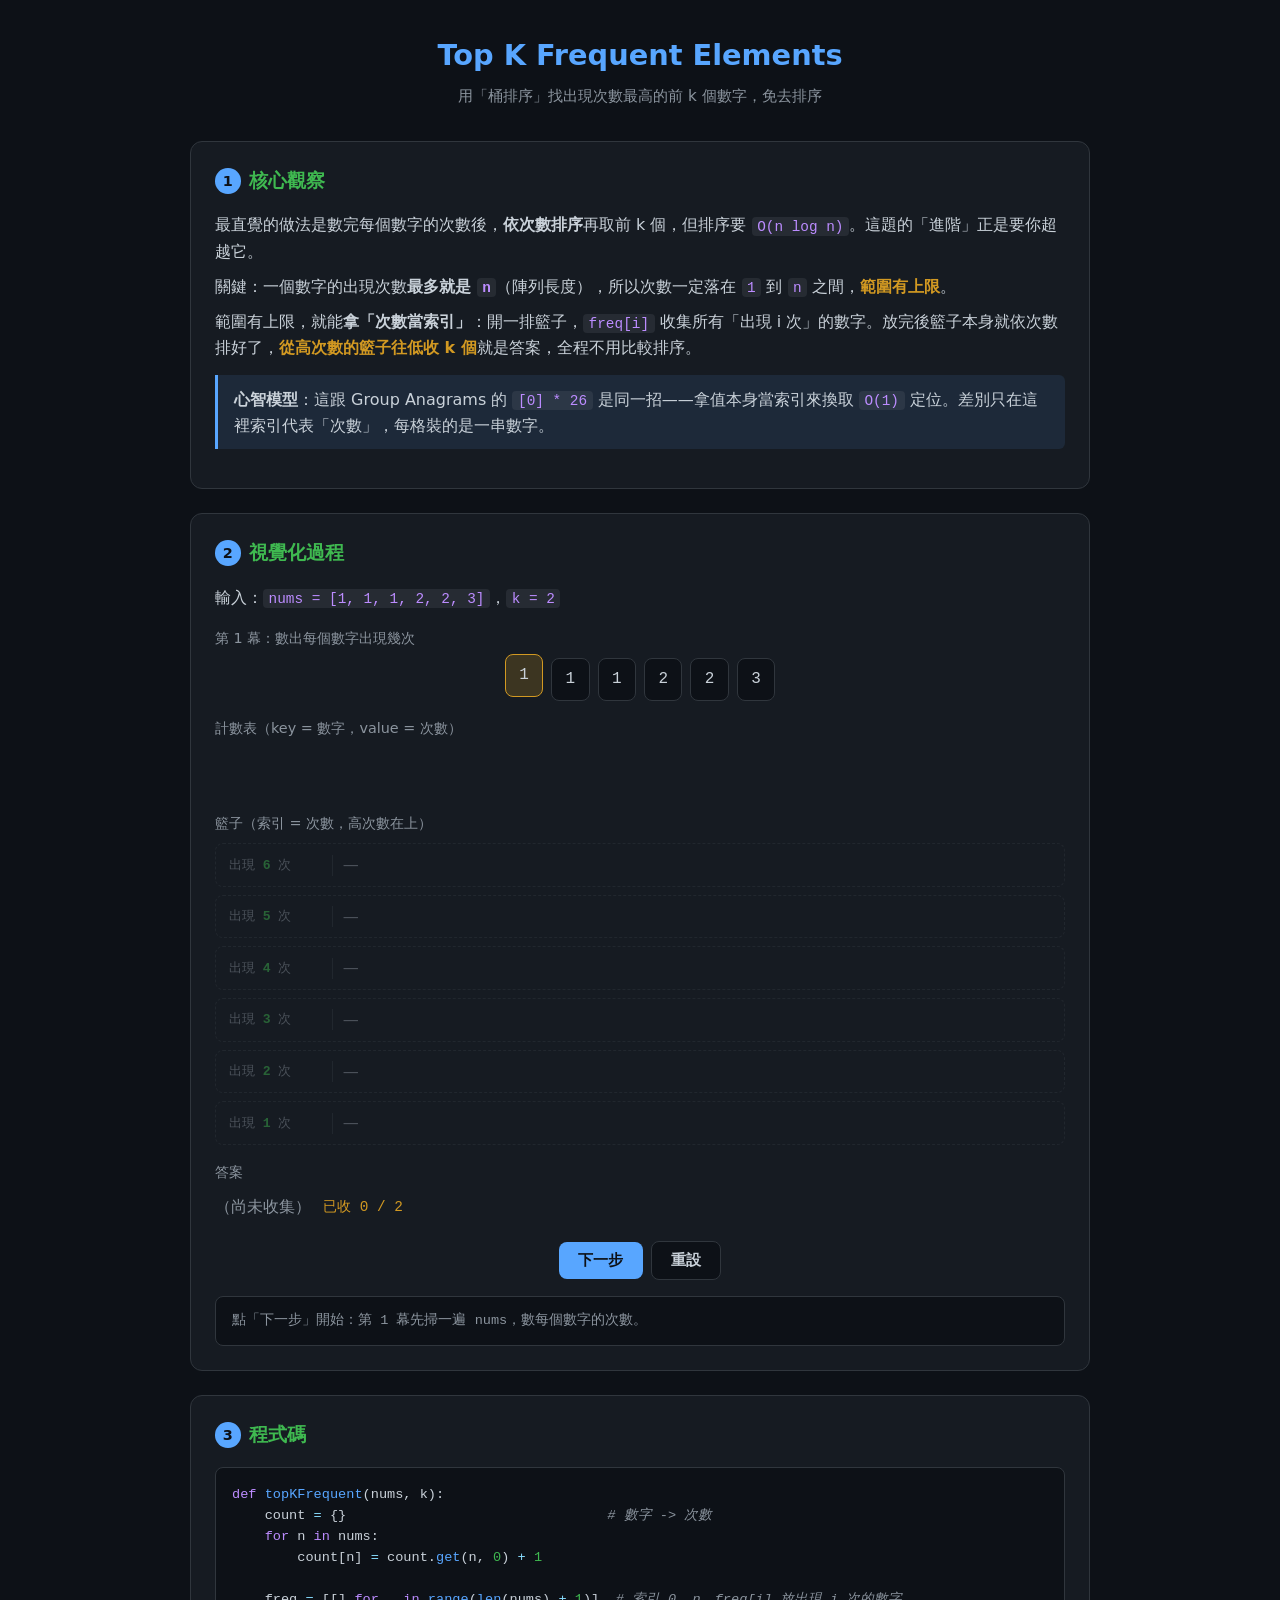
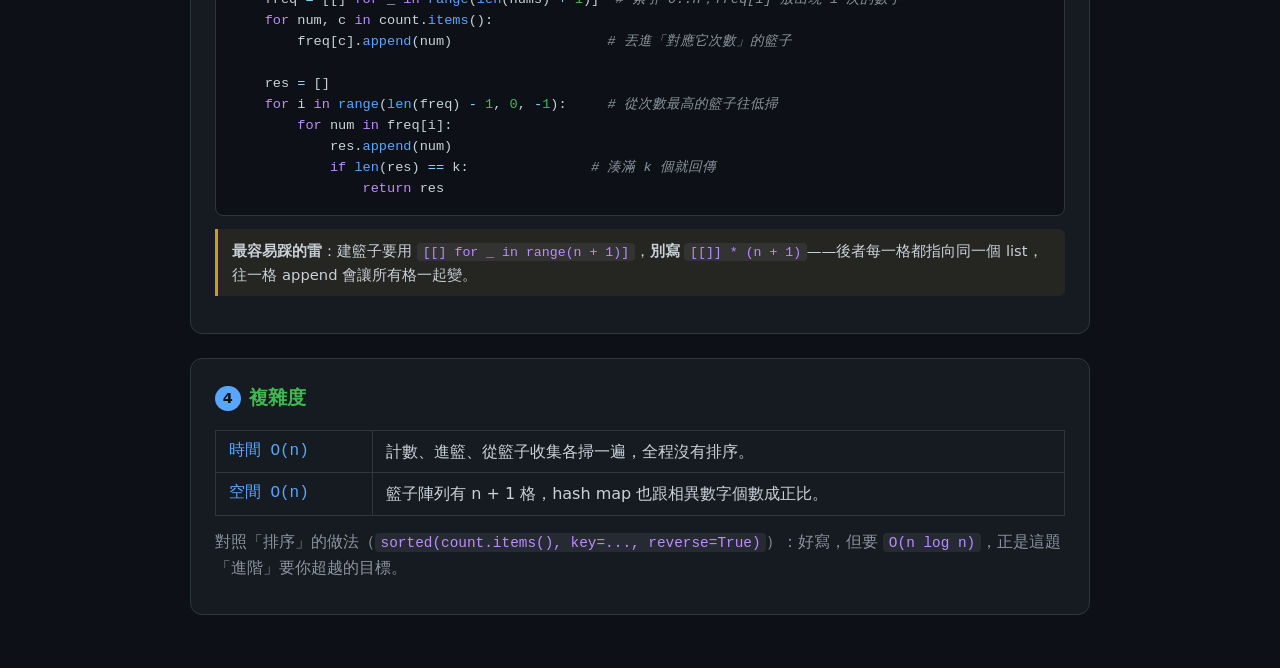
<file: tutorials/top-k-frequent.html>
<!DOCTYPE html>
<html lang="zh-TW">
<head>
<meta charset="UTF-8">
<meta name="viewport" content="width=device-width, initial-scale=1.0">
<title>Top K Frequent Elements 互動教學</title>
<link rel="stylesheet" href="../css/tokens.css">
<style>
  /* ---- 該題獨有的視覺化 layout（顏色一律走 tokens.css 的 var） ---- */

  /* nums 陣列磚塊 */
  .nums-row {
    display: flex; gap: 8px; flex-wrap: wrap;
    justify-content: center; margin: 0.5rem 0 0.2rem;
  }
  .numbox {
    min-width: 2.4rem; text-align: center;
    padding: 0.5rem 0.7rem; border: 1px solid var(--border);
    border-radius: 8px; font-family: var(--mono); font-size: 1rem;
    background: var(--panel2); transition: transform .25s, border-color .25s, background .25s, opacity .25s;
  }
  .numbox.current {
    border-color: var(--warn); background: rgba(210,153,34,0.2);
    transform: translateY(-4px);
  }
  .numbox.done { opacity: 0.35; }

  /* 計數表（key = 數字，value = 次數） */
  .count-row {
    display: flex; gap: 8px; flex-wrap: wrap;
    justify-content: center; margin: 0.5rem 0; min-height: 3rem;
  }
  .cnt-cell {
    display: flex; flex-direction: column; align-items: center;
    border: 1px solid var(--border); border-radius: 6px;
    min-width: 3rem; padding: 0.3rem 0.5rem; font-family: var(--mono);
    background: rgba(88,166,255,0.08); transition: border-color .25s, background .25s, opacity .25s;
    animation: pop .3s ease;
  }
  .cnt-cell .ck { color: var(--muted); font-size: 0.75rem; }
  .cnt-cell .cv { color: var(--accent); font-weight: bold; font-size: 1.05rem; }
  .cnt-cell.active { border-color: var(--warn); background: rgba(210,153,34,0.18); }
  .cnt-cell.taken { opacity: 0.4; }

  /* 籃子（以次數為索引，高次數在上） */
  .buckets { display: flex; flex-direction: column; gap: 8px; margin: 0.5rem 0; }
  .bucket {
    display: flex; align-items: center; gap: 10px;
    border: 1px dashed var(--border); border-radius: 8px; padding: 0.5rem 0.8rem;
    transition: border-color .25s, background .25s, opacity .25s;
  }
  .bucket.empty { opacity: 0.45; }
  .bucket.flash { border-color: var(--accent2); border-style: solid; background: rgba(63,185,80,0.1); }
  .bucket.scan  { border-color: var(--warn);   border-style: solid; background: rgba(210,153,34,0.12); }
  .bucket-key {
    font-family: var(--mono); font-size: 0.82rem; color: var(--muted);
    white-space: nowrap; border-right: 1px solid var(--border);
    padding-right: 10px; min-width: 6.5rem;
  }
  .bucket-key b { color: var(--accent2); }
  .bucket-items {
    display: flex; gap: 6px; flex-wrap: wrap;
    min-height: 1.6rem; align-items: center;
  }
  .chip {
    padding: 0.3rem 0.6rem; border-radius: 6px; font-family: var(--mono);
    font-size: 0.9rem; background: rgba(63,185,80,0.15);
    border: 1px solid var(--accent2); animation: pop .3s ease;
    transition: background .25s, border-color .25s;
  }
  .chip.collected { background: rgba(88,166,255,0.2); border-color: var(--accent); }

  /* 答案列 */
  .result-box { display: flex; align-items: center; gap: 12px; margin: 0.5rem 0; flex-wrap: wrap; }
  .result-row { display: flex; gap: 6px; flex-wrap: wrap; min-height: 1.9rem; align-items: center; }
  .res-chip {
    padding: 0.35rem 0.7rem; border-radius: 6px; font-family: var(--mono);
    font-size: 0.95rem; background: rgba(88,166,255,0.2);
    border: 1px solid var(--accent); animation: pop .3s ease;
  }
  .counter { font-family: var(--mono); font-size: 0.9rem; color: var(--warn); }
  .counter.full { color: var(--accent2); font-weight: bold; }
  .res-placeholder { color: var(--muted); }
</style>
</head>
<body>
<div class="container">

  <h1>Top K Frequent Elements</h1>
  <p class="subtitle">用「桶排序」找出現次數最高的前 k 個數字，免去排序</p>

  <!-- Section 1 -->
  <div class="section">
    <h2><span class="step-num">1</span>核心觀察</h2>
    <p>最直覺的做法是數完每個數字的次數後，<strong>依次數排序</strong>再取前 k 個，但排序要 <code>O(n log n)</code>。這題的「進階」正是要你超越它。</p>
    <p>關鍵：一個數字的出現次數<strong>最多就是 <code>n</code></strong>（陣列長度），所以次數一定落在 <code>1</code> 到 <code>n</code> 之間，<span class="hl">範圍有上限</span>。</p>
    <p>範圍有上限，就能<strong>拿「次數當索引」</strong>：開一排籃子，<code>freq[i]</code> 收集所有「出現 i 次」的數字。放完後籃子本身就依次數排好了，<span class="hl">從高次數的籃子往低收 k 個</span>就是答案，全程不用比較排序。</p>
    <div class="key">
      <strong>心智模型</strong>：這跟 Group Anagrams 的 <code>[0] * 26</code> 是同一招——拿值本身當索引來換取 <code>O(1)</code> 定位。差別只在這裡索引代表「次數」，每格裝的是一串數字。
    </div>
  </div>

  <!-- Section 2 -->
  <div class="section">
    <h2><span class="step-num">2</span>視覺化過程</h2>
    <p style="margin-bottom:0.4rem">輸入：<code class="mono">nums = [1, 1, 1, 2, 2, 3]</code>，<code class="mono">k = 2</code></p>

    <div class="phase-label" id="phaseLabel">第 1 幕：數出每個數字出現幾次</div>
    <div class="nums-row" id="numsRow"></div>

    <div class="phase-label">計數表（key = 數字，value = 次數）</div>
    <div class="count-row" id="countRow"></div>

    <div class="phase-label">籃子（索引 = 次數，高次數在上）</div>
    <div class="buckets" id="buckets"></div>

    <div class="phase-label">答案</div>
    <div class="result-box">
      <div class="result-row" id="resultRow"></div>
      <span class="counter" id="counter">已收 0 / 2</span>
    </div>

    <div class="controls">
      <button class="btn" id="stepBtn">下一步</button>
      <button class="btn-reset" id="resetBtn">重設</button>
    </div>

    <div class="log" id="log">點「下一步」開始：第 1 幕先掃一遍 nums，數每個數字的次數。</div>
  </div>

  <!-- Section 3 -->
  <div class="section">
    <h2><span class="step-num">3</span>程式碼</h2>
<pre><span class="kw">def</span> <span class="fn">topKFrequent</span>(nums, k):
    count <span class="op">=</span> {}                                <span class="cm"># 數字 -> 次數</span>
    <span class="kw">for</span> n <span class="kw">in</span> nums:
        count[n] <span class="op">=</span> count.<span class="fn">get</span>(n, <span class="num">0</span>) <span class="op">+</span> <span class="num">1</span>

    freq <span class="op">=</span> [[] <span class="kw">for</span> _ <span class="kw">in</span> <span class="fn">range</span>(<span class="fn">len</span>(nums) <span class="op">+</span> <span class="num">1</span>)]  <span class="cm"># 索引 0..n，freq[i] 放出現 i 次的數字</span>
    <span class="kw">for</span> num, c <span class="kw">in</span> count.<span class="fn">items</span>():
        freq[c].<span class="fn">append</span>(num)                   <span class="cm"># 丟進「對應它次數」的籃子</span>

    res <span class="op">=</span> []
    <span class="kw">for</span> i <span class="kw">in</span> <span class="fn">range</span>(<span class="fn">len</span>(freq) <span class="op">-</span> <span class="num">1</span>, <span class="num">0</span>, <span class="op">-</span><span class="num">1</span>):     <span class="cm"># 從次數最高的籃子往低掃</span>
        <span class="kw">for</span> num <span class="kw">in</span> freq[i]:
            res.<span class="fn">append</span>(num)
            <span class="kw">if</span> <span class="fn">len</span>(res) <span class="op">==</span> k:               <span class="cm"># 湊滿 k 個就回傳</span>
                <span class="kw">return</span> res
</pre>
    <div class="note"><strong>最容易踩的雷</strong>：建籃子要用 <code>[[] for _ in range(n + 1)]</code>，<strong>別寫</strong> <code>[[]] * (n + 1)</code>——後者每一格都指向同一個 list，往一格 append 會讓所有格一起變。</div>
  </div>

  <!-- Section 4 -->
  <div class="section">
    <h2><span class="step-num">4</span>複雜度</h2>
    <table class="cx">
      <tr><td>時間 O(n)</td><td>計數、進籃、從籃子收集各掃一遍，全程沒有排序。</td></tr>
      <tr><td>空間 O(n)</td><td>籃子陣列有 n + 1 格，hash map 也跟相異數字個數成正比。</td></tr>
    </table>
    <p style="margin-top:0.8rem" class="muted">對照「排序」的做法（<code>sorted(count.items(), key=..., reverse=True)</code>）：好寫，但要 <code>O(n log n)</code>，正是這題「進階」要你超越的目標。</p>
  </div>

</div>

<script>
  const nums = [1, 1, 1, 2, 2, 3];
  const K = 2;
  const N = nums.length;

  // live state
  let phase, i, count, countOrder, freq, scanFreq, scanPtr, res;

  const phaseLabel = document.getElementById("phaseLabel");
  const numsRow    = document.getElementById("numsRow");
  const countRow   = document.getElementById("countRow");
  const bucketsEl  = document.getElementById("buckets");
  const resultRow  = document.getElementById("resultRow");
  const counterEl  = document.getElementById("counter");
  const logEl      = document.getElementById("log");
  const stepBtn    = document.getElementById("stepBtn");
  const resetBtn   = document.getElementById("resetBtn");

  function init() {
    phase = 1; i = 0;
    count = {}; countOrder = [];
    freq = Array.from({ length: N + 1 }, () => []);
    scanFreq = N; scanPtr = 0;
    res = [];
  }

  function renderNums(curr) {
    numsRow.innerHTML = "";
    nums.forEach((v, j) => {
      const d = document.createElement("div");
      let cls = "numbox";
      if (phase === 1) {
        if (j < curr) cls += " done";
        if (j === curr) cls += " current";
      } else {
        cls += " done";
      }
      d.className = cls;
      d.textContent = v;
      numsRow.appendChild(d);
    });
  }

  function renderCount(activeNum) {
    countRow.innerHTML = "";
    countOrder.forEach(num => {
      const d = document.createElement("div");
      let cls = "cnt-cell";
      if (num === activeNum) cls += " active";
      // 第 2 幕之後：已進籃的數字調暗
      if (phase >= 2 && freq[count[num]].includes(num)) cls += " taken";
      d.className = cls;
      d.innerHTML = `<span class="ck">${num}</span><span class="cv">${count[num]}</span>`;
      countRow.appendChild(d);
    });
  }

  function renderBuckets(flashFreq) {
    bucketsEl.innerHTML = "";
    for (let f = N; f >= 1; f--) {
      const b = document.createElement("div");
      let cls = "bucket";
      if (freq[f].length === 0) cls += " empty";
      if (f === flashFreq) cls += " flash";
      if (phase === 3 && f === scanFreq) cls += " scan";
      b.className = cls;
      const chips = freq[f].map(num => {
        const taken = res.includes(num) ? " collected" : "";
        return `<span class="chip${taken}">${num}</span>`;
      }).join("");
      b.innerHTML =
        `<span class="bucket-key">出現 <b>${f}</b> 次</span>` +
        `<span class="bucket-items">${chips || '<span class="res-placeholder">—</span>'}</span>`;
      bucketsEl.appendChild(b);
    }
  }

  function renderResult() {
    resultRow.innerHTML = res.length
      ? res.map(num => `<span class="res-chip">${num}</span>`).join("")
      : '<span class="res-placeholder">（尚未收集）</span>';
    counterEl.textContent = `已收 ${res.length} / ${K}`;
    counterEl.className = "counter" + (res.length === K ? " full" : "");
  }

  function finish(msg) {
    stepBtn.disabled = true;
    stepBtn.textContent = "完成";
    logEl.innerHTML += `　|　<span class="stop">${msg}</span>`;
  }

  function step() {
    if (stepBtn.disabled) return;

    // 第 1 幕：計數
    if (phase === 1) {
      const v = nums[i];
      const first = !(v in count);
      count[v] = (count[v] || 0) + 1;
      if (first) countOrder.push(v);
      renderNums(i);
      renderCount(v);
      renderBuckets(null);
      logEl.innerHTML = `數到 <span class="new">nums[${i}] = ${v}</span> → count[${v}] 變成 <span class="ok">${count[v]}</span>`;
      i++;
      if (i >= N) {
        phase = 2; i = 0;
        phaseLabel.textContent = "第 2 幕：把每個數字丟進「對應它次數」的籃子";
      }
      return;
    }

    // 第 2 幕：進籃
    if (phase === 2) {
      const num = countOrder[i];
      const c = count[num];
      freq[c].push(num);
      renderNums(-1);
      renderCount(null);
      renderBuckets(c);
      renderResult();
      logEl.innerHTML = `數字 <span class="new">${num}</span> 出現 ${c} 次 → 丟進 <span class="ok">「出現 ${c} 次」</span>的籃子`;
      i++;
      if (i >= countOrder.length) {
        phase = 3; scanFreq = N; scanPtr = 0;
        phaseLabel.textContent = "第 3 幕：從次數最高的籃子往低收，湊滿 k 個就停";
        renderResult();
      }
      return;
    }

    // 第 3 幕：從高往低收集
    if (phase === 3) {
      if (scanFreq < 1) { finish("掃完了"); return; }

      const bucket = freq[scanFreq];

      // 空籃子：跳過
      if (bucket.length === 0) {
        renderBuckets(null);
        logEl.innerHTML = `掃描 <span class="new">「出現 ${scanFreq} 次」</span>的籃子 → 空的，<span class="new">跳過</span>`;
        scanFreq--;
        return;
      }

      // 這個籃子收完了：往下一個
      if (scanPtr >= bucket.length) {
        const finished = scanFreq;
        scanFreq--; scanPtr = 0;
        renderBuckets(null);
        logEl.innerHTML = `「出現 ${finished} 次」的籃子收完了，往下一個籃子`;
        return;
      }

      // 收一個
      const num = bucket[scanPtr];
      res.push(num);
      scanPtr++;
      renderBuckets(null);
      renderResult();
      if (res.length === K) {
        logEl.innerHTML = `從「出現 ${scanFreq} 次」籃收下 <span class="ok">${num}</span>（已收 ${res.length}/${K}）`;
        finish(`湊滿 ${K} 個，回傳 [${res.join(", ")}]`);
        return;
      }
      logEl.innerHTML = `從「出現 ${scanFreq} 次」籃收下 <span class="ok">${num}</span>（已收 ${res.length}/${K}），繼續`;
      return;
    }
  }

  function reset() {
    init();
    phaseLabel.textContent = "第 1 幕：數出每個數字出現幾次";
    countRow.innerHTML = "";
    logEl.innerHTML = "點「下一步」開始：第 1 幕先掃一遍 nums，數每個數字的次數。";
    stepBtn.disabled = false;
    stepBtn.textContent = "下一步";
    renderNums(0);
    renderBuckets(null);
    renderResult();
  }

  stepBtn.addEventListener("click", step);
  resetBtn.addEventListener("click", reset);

  init();
  renderNums(0);
  renderBuckets(null);
  renderResult();
</script>
</body>
</html>
</file>
<file: css/tokens.css>
/* ============================================================
   LeetCode Tutorials — 共用設計系統 (design tokens + 元件)
   每個 tutorial 都 <link> 這支檔案，只在該頁 <style> 補「該題獨有」的視覺化樣式。
   顏色一律走 var(--token)，不要在各頁重新定義色碼，才不會再漂移。
   ============================================================ */

:root {
  /* 表面 / 文字 */
  --bg: #0d1117;          /* 頁面底 */
  --panel: #161b22;       /* 卡片 */
  --panel2: #0d1117;      /* 內嵌區塊（pre、log、input）底 */
  --border: #30363d;
  --text: #c9d1d9;
  --muted: #8b949e;

  /* 語意色 */
  --accent: #58a6ff;      /* 主色：藍 */
  --accent2: #3fb950;     /* 成功 / 次標題：綠 */
  --warn: #d29922;        /* 提醒 / 進行中：琥珀 */
  --danger: #f85149;      /* 錯誤 / 停止：紅 */
  --purple: #bc8cff;      /* 關鍵字 / 行內 code 文字 */
  --good: var(--accent2);
  --bad: var(--danger);

  /* 演算法視覺化：指標 */
  --ptr-l: #58a6ff;       /* left */
  --ptr-r: #ff6b8a;       /* right */
  --ptr-m: #ffd24a;       /* mid */

  --mono: ui-monospace, SFMono-Regular, "SF Mono", Menlo, Consolas, monospace;
  --radius: 12px;
  --maxw: 900px;
}

/* ---------- reset ---------- */
* { box-sizing: border-box; margin: 0; padding: 0; }

/* ---------- shell ---------- */
body {
  font-family: -apple-system, BlinkMacSystemFont, "Segoe UI", "PingFang TC",
               "Noto Sans TC", "Microsoft JhengHei", system-ui, sans-serif;
  background: var(--bg);
  color: var(--text);
  line-height: 1.6;
  padding: 2rem 1rem;
}
.container { max-width: var(--maxw); margin: 0 auto; }

/* ---------- typography ---------- */
h1 { font-size: 1.8rem; color: var(--accent); margin-bottom: 0.4rem; text-align: center; }
.subtitle { text-align: center; color: var(--muted); margin-bottom: 2rem; font-size: 0.95rem; }
h3 { font-size: 1rem; color: var(--accent); margin: 1.2rem 0 0.4rem; }
p { margin-bottom: 0.6rem; }
strong, b { color: var(--text); }
.hl { color: var(--warn); font-weight: bold; }
.muted { color: var(--muted); }
ul, ol { margin: 0.4rem 0 0.6rem 1.4rem; }
li { margin-bottom: 0.3rem; }

code, .mono { font-family: var(--mono); }
code {
  background: rgba(110, 118, 129, 0.18); padding: 0.1rem 0.35rem;
  border-radius: 4px; font-size: 0.9em; color: var(--purple);
  overflow-wrap: anywhere;
}

/* ---------- section card ---------- */
.section {
  background: var(--panel);
  border: 1px solid var(--border);
  border-radius: var(--radius);
  padding: 1.5rem;
  margin-bottom: 1.5rem;
}
.section h2 {
  font-size: 1.2rem; color: var(--accent2); margin-bottom: 1rem;
  display: flex; align-items: center; gap: 0.5rem;
}
.step-num {
  display: inline-flex; align-items: center; justify-content: center;
  width: 1.6rem; height: 1.6rem; border-radius: 50%; flex-shrink: 0;
  background: var(--accent); color: var(--bg); font-size: 0.9rem; font-weight: bold;
}
.phase-label { color: var(--muted); font-size: 0.9rem; margin: 1rem 0 0.4rem; }

/* ---------- code block ---------- */
pre {
  background: var(--panel2); border: 1px solid var(--border); border-radius: 8px;
  padding: 1rem; overflow-x: auto; font-family: var(--mono);
  font-size: 0.85rem; line-height: 1.55; margin: 0.8rem 0;
}
pre .kw { color: var(--purple); }
pre .fn { color: var(--accent); }
pre .str, pre .num { color: var(--accent2); }
pre .op { color: #89ddff; }
pre .cm { color: var(--muted); font-style: italic; }
/* 逐行 highlight（互動時標示目前執行到哪行）*/
pre .ln { display: block; padding: 1px 8px; border-radius: 4px; }
pre .ln.active { background: rgba(88, 166, 255, 0.18); }

/* ---------- callouts ---------- */
.note {
  border-left: 3px solid var(--warn); background: rgba(210, 153, 34, 0.08);
  padding: 0.6rem 0.9rem; border-radius: 0 6px 6px 0; margin: 0.8rem 0; font-size: 0.92rem;
}
.key {
  border-left: 3px solid var(--accent); background: rgba(88, 166, 255, 0.1);
  padding: 0.7rem 1rem; border-radius: 0 6px 6px 0; margin: 0.9rem 0;
}

/* ---------- controls ---------- */
.controls {
  display: flex; gap: 0.5rem; flex-wrap: wrap; align-items: center;
  justify-content: center; margin: 1.2rem 0 0.5rem;
}
.controls label { color: var(--muted); font-size: 0.9rem; }
.btn, button {
  background: var(--accent); color: var(--bg); border: none;
  padding: 0.5rem 1.2rem; border-radius: 8px; font-size: 0.95rem;
  font-weight: 600; cursor: pointer; transition: opacity 0.2s, filter 0.2s;
}
.btn:hover, button:hover { opacity: 0.85; }
.btn:disabled, button:disabled { opacity: 0.4; cursor: not-allowed; }
.btn.ghost, button.ghost, .btn-reset {
  background: var(--panel2); color: var(--text); border: 1px solid var(--border);
}
input[type=number], input[type=text] {
  background: var(--panel2); border: 1px solid var(--border); color: var(--text);
  border-radius: 8px; padding: 0.45rem 0.6rem; width: 5rem; font-size: 0.95rem;
  font-family: var(--mono);
}

/* ---------- status / log ---------- */
.log, .status {
  background: var(--panel2); border: 1px solid var(--border); border-radius: 8px;
  padding: 0.8rem 1rem; font-size: 0.9rem; color: var(--muted);
  min-height: 2.5rem; margin-top: 1rem;
}
.log { font-family: var(--mono); font-size: 0.85rem; }
.status { border-left: 3px solid var(--accent); }
.status.found { border-left-color: var(--good); color: var(--text); }
.status.done { border-left-color: var(--ptr-m); color: var(--text); }
.log .ok, .ok { color: var(--accent2); }
.log .new, .new { color: var(--warn); }
.log .stop, .stop { color: var(--danger); font-weight: bold; }

/* ---------- tables ---------- */
table.cx { width: 100%; border-collapse: collapse; margin-top: 0.5rem; }
table.cx td { border: 1px solid var(--border); padding: 0.5rem 0.8rem; vertical-align: top; }
table.cx td:first-child { color: var(--accent); font-family: var(--mono); white-space: nowrap; }

table.grid { border-collapse: collapse; width: 100%; margin: 0.8rem 0; font-size: 0.9rem; }
table.grid th, table.grid td { border: 1px solid var(--border); padding: 0.45rem 0.7rem; text-align: center; }
table.grid th { background: var(--panel2); color: var(--muted); }

/* ---------- accordion（眉角深入）---------- */
details {
  background: var(--panel); border: 1px solid var(--border);
  border-radius: var(--radius); margin: 0.8rem 0; overflow: hidden;
}
summary { padding: 1rem 1.2rem; cursor: pointer; font-weight: 600; list-style: none; }
summary::-webkit-details-marker { display: none; }
summary::before { content: "▸ "; color: var(--accent); }
details[open] summary::before { content: "▾ "; }
details .body { padding: 0 1.2rem 1.1rem; }

/* ---------- tags ---------- */
.tag { display: inline-block; padding: 1px 8px; border-radius: 999px; font-size: 0.75rem; font-weight: 700; }
.tag.good { background: rgba(63, 185, 80, 0.2); color: var(--good); }
.tag.bad { background: rgba(255, 107, 138, 0.2); color: var(--bad); }

/* ---------- 指標徽章（陣列類視覺化共用）---------- */
.ptr { font-size: 0.75rem; font-weight: 700; padding: 1px 5px; border-radius: 4px; }
.ptr.l { color: #fff; background: var(--ptr-l); }
.ptr.r { color: #fff; background: var(--ptr-r); }
.ptr.m { color: #000; background: var(--ptr-m); }

/* ---------- 動畫 ---------- */
@keyframes pop { from { transform: scale(0.85); opacity: 0; } to { transform: scale(1); opacity: 1; } }

/* ---------- 手機 ---------- */
@media (max-width: 600px) {
  body { padding: 1.2rem 0.7rem; }
  .section { padding: 1.1rem; }
  h1 { font-size: 1.5rem; }
}

/* ---------- 首頁（index）---------- */
.cards { display: grid; grid-template-columns: repeat(auto-fill, minmax(240px, 1fr)); gap: 1rem; }
a.card {
  display: block; text-decoration: none; color: inherit;
  background: var(--panel); border: 1px solid var(--border);
  border-radius: var(--radius); padding: 1.2rem; transition: border-color 0.2s, transform 0.2s;
}
a.card:hover { border-color: var(--accent); transform: translateY(-2px); }
a.card .card-title { color: var(--accent); font-weight: 600; font-size: 1.05rem; margin-bottom: 0.3rem; }
a.card .card-meta { color: var(--muted); font-size: 0.85rem; }
.badge { display: inline-block; padding: 1px 8px; border-radius: 999px; font-size: 0.72rem; font-weight: 700; }
.badge.easy { background: rgba(63, 185, 80, 0.18); color: var(--accent2); }
.badge.medium { background: rgba(210, 153, 34, 0.18); color: var(--warn); }
.badge.hard { background: rgba(248, 81, 73, 0.18); color: var(--danger); }
</file>
